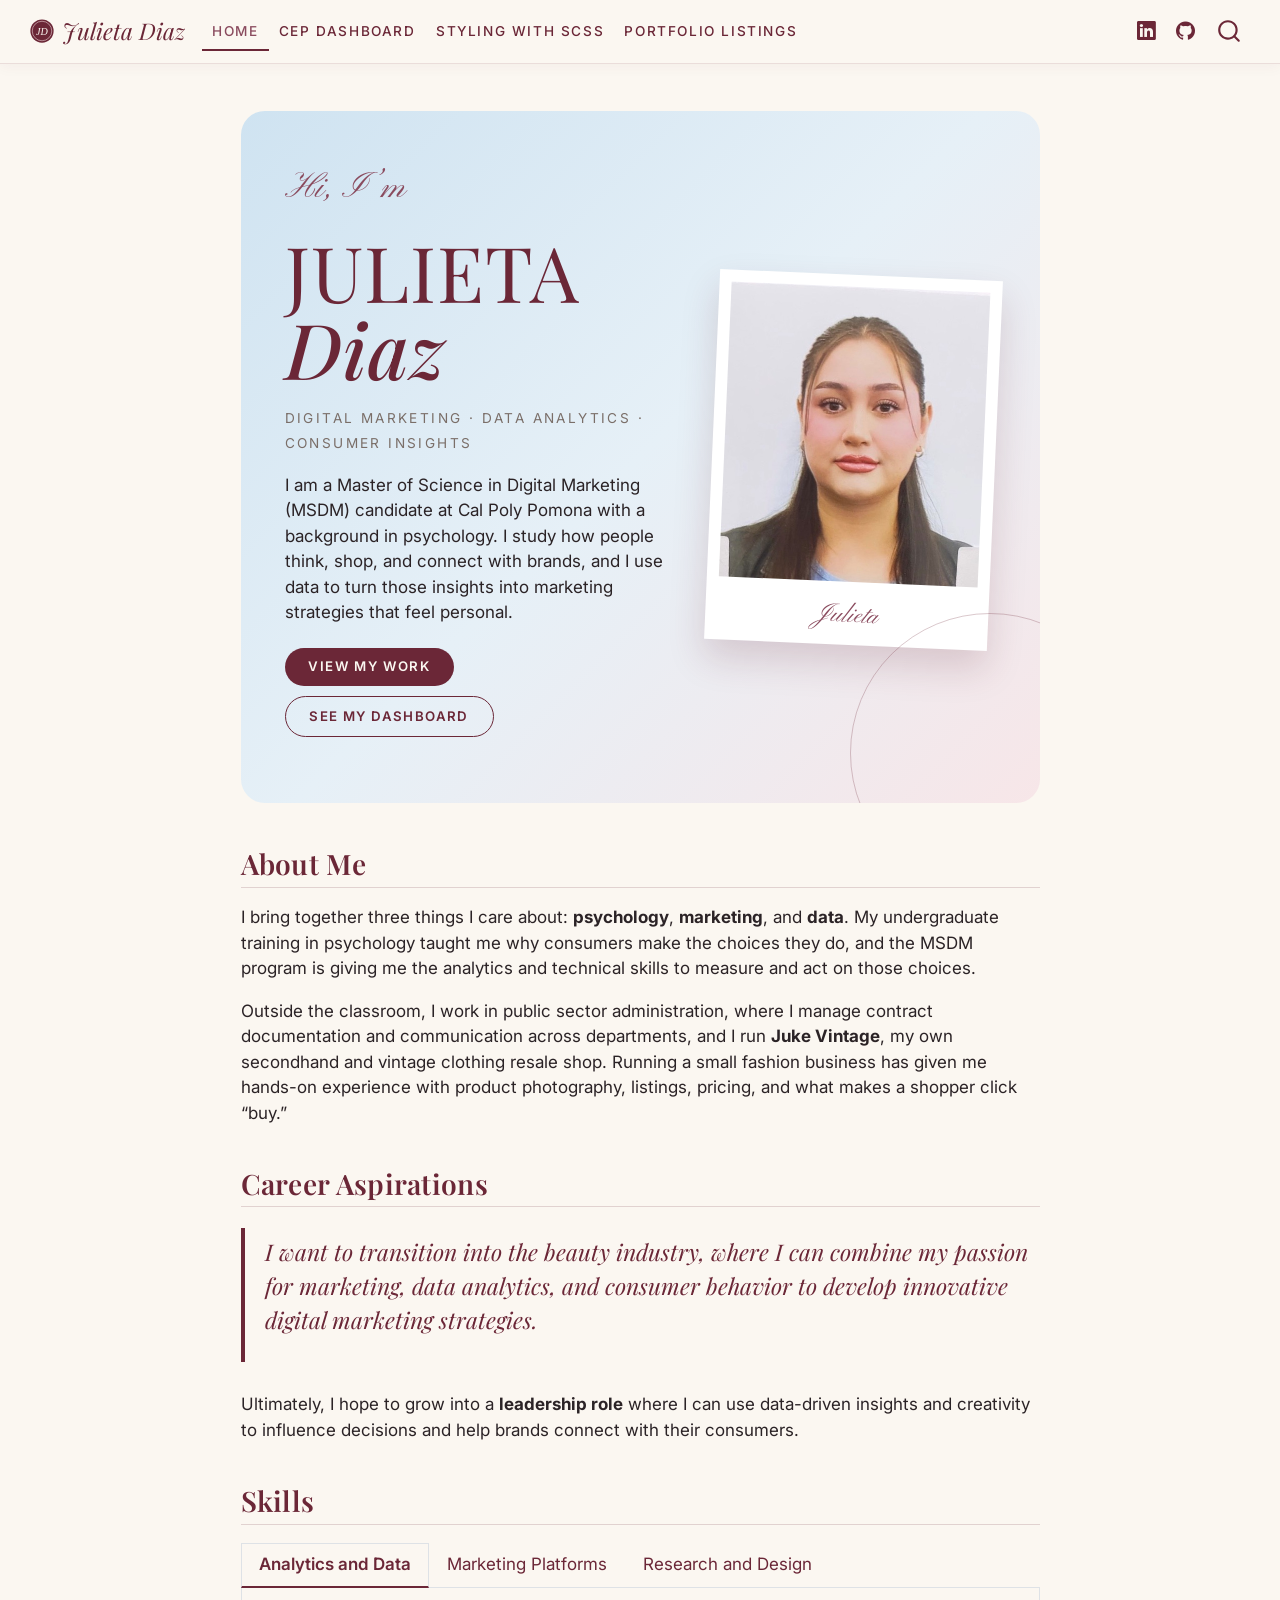
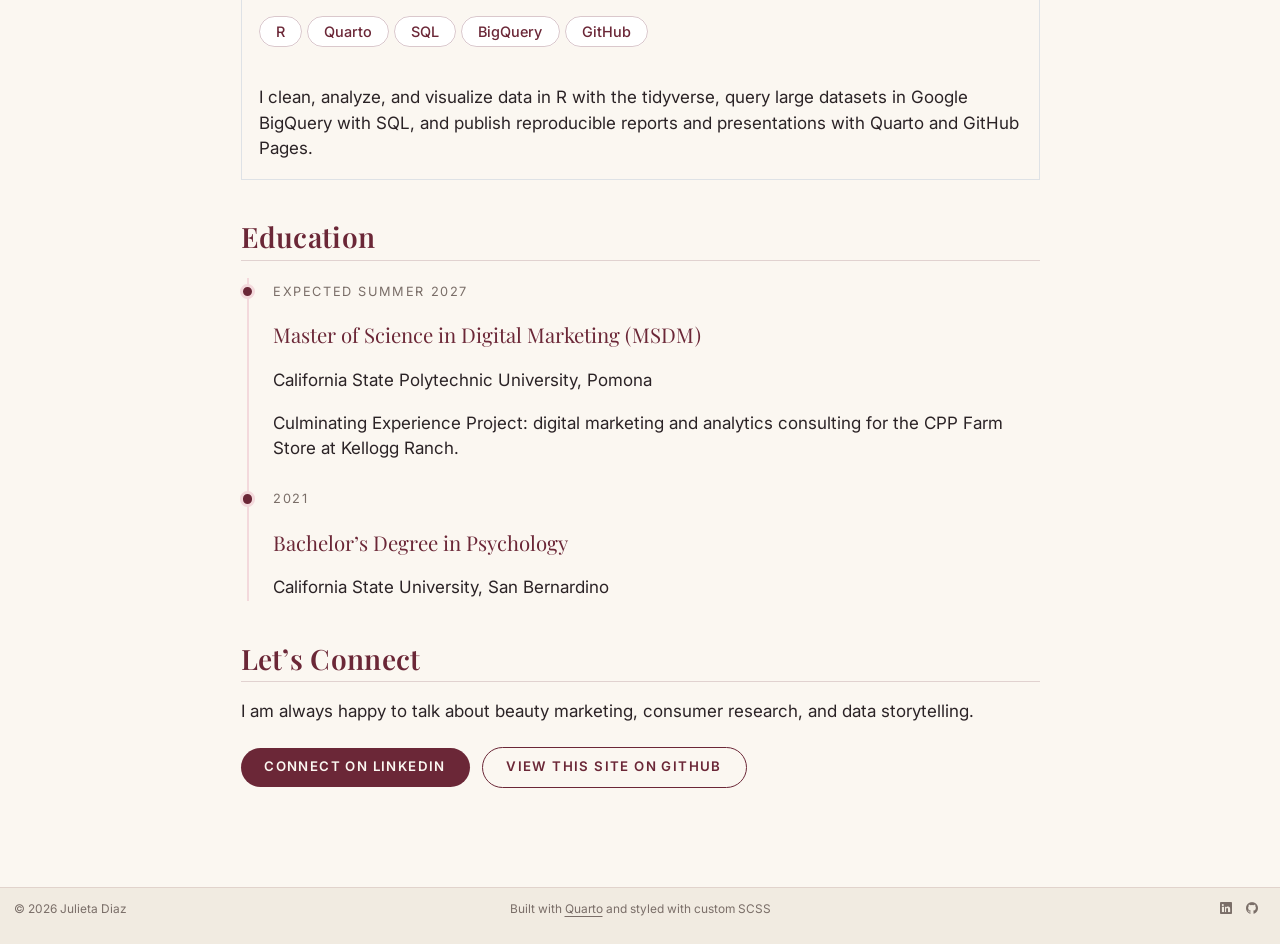
<file: docs/index.html>
<!DOCTYPE html>
<html xmlns="http://www.w3.org/1999/xhtml" lang="en" xml:lang="en"><head>

<meta charset="utf-8">
<meta name="generator" content="quarto-1.9.38">

<meta name="viewport" content="width=device-width, initial-scale=1.0, user-scalable=yes">


<title>Julieta Diaz | Digital Marketing and Consumer Insights – Julieta Diaz</title>
<style>
/* Default styles provided by pandoc.
** See https://pandoc.org/MANUAL.html#variables-for-html for config info.
*/
code{white-space: pre-wrap;}
span.smallcaps{font-variant: small-caps;}
div.columns{display: flex; gap: min(4vw, 1.5em);}
div.column{flex: auto; overflow-x: auto;}
div.hanging-indent{margin-left: 1.5em; text-indent: -1.5em;}
ul.task-list{list-style: none;}
ul.task-list li input[type="checkbox"] {
  width: 0.8em;
  margin: 0 0.8em 0.2em -1em; /* quarto-specific, see https://github.com/quarto-dev/quarto-cli/issues/4556 */ 
  vertical-align: middle;
}
</style>


<script src="site_libs/quarto-nav/quarto-nav.js"></script>
<script src="site_libs/quarto-nav/headroom.min.js"></script>
<script src="site_libs/clipboard/clipboard.min.js"></script>
<script src="site_libs/quarto-search/autocomplete.umd.js"></script>
<script src="site_libs/quarto-search/fuse.min.js"></script>
<script src="site_libs/quarto-search/quarto-search.js"></script>
<meta name="quarto:offset" content="./">
<link href="./images/favicon.svg" rel="icon" type="image/svg+xml">
<script src="site_libs/quarto-html/quarto.js" type="module"></script>
<script src="site_libs/quarto-html/tabsets/tabsets.js" type="module"></script>
<script src="site_libs/quarto-html/popper.min.js"></script>
<script src="site_libs/quarto-html/tippy.umd.min.js"></script>
<script src="site_libs/quarto-html/anchor.min.js"></script>
<link href="site_libs/quarto-html/tippy.css" rel="stylesheet">
<link href="site_libs/quarto-html/quarto-syntax-highlighting-15634bcf2e68342d4ad2dfa704d543f6.css" rel="stylesheet" id="quarto-text-highlighting-styles">
<script src="site_libs/bootstrap/bootstrap.min.js"></script>
<link href="site_libs/bootstrap/bootstrap-icons.css" rel="stylesheet">
<link href="site_libs/bootstrap/bootstrap-f4260e5e72341b985548fbbe915618ec.min.css" rel="stylesheet" append-hash="true" id="quarto-bootstrap" data-mode="light">
<script id="quarto-search-options" type="application/json">{
  "location": "navbar",
  "copy-button": false,
  "collapse-after": 3,
  "panel-placement": "end",
  "type": "overlay",
  "limit": 50,
  "keyboard-shortcut": [
    "f",
    "/",
    "s"
  ],
  "show-item-context": false,
  "language": {
    "search-no-results-text": "No results",
    "search-matching-documents-text": "matching documents",
    "search-copy-link-title": "Copy link to search",
    "search-hide-matches-text": "Hide additional matches",
    "search-more-match-text": "more match in this document",
    "search-more-matches-text": "more matches in this document",
    "search-clear-button-title": "Clear",
    "search-text-placeholder": "",
    "search-detached-cancel-button-title": "Cancel",
    "search-submit-button-title": "Submit",
    "search-label": "Search"
  }
}</script>
<style>html{ scroll-behavior: smooth; }</style>


<link rel="stylesheet" href="styles/extras.css">
</head>

<body class="nav-fixed fullcontent quarto-light">

<div id="quarto-search-results"></div>
  <header id="quarto-header" class="headroom fixed-top">
    <nav class="navbar navbar-expand-lg " data-bs-theme="dark">
      <div class="navbar-container container-fluid">
      <div class="navbar-brand-container mx-auto">
    <a href="./index.html" class="navbar-brand navbar-brand-logo">
    <img src="./images/favicon.svg" alt="" class="navbar-logo light-content">
    <img src="./images/favicon.svg" alt="" class="navbar-logo dark-content">
    </a>
    <a class="navbar-brand" href="./index.html">
    <span class="navbar-title">Julieta Diaz</span>
    </a>
  </div>
            <div id="quarto-search" class="" title="Search"></div>
          <button class="navbar-toggler" type="button" data-bs-toggle="collapse" data-bs-target="#navbarCollapse" aria-controls="navbarCollapse" role="menu" aria-expanded="false" aria-label="Toggle navigation" onclick="if (window.quartoToggleHeadroom) { window.quartoToggleHeadroom(); }">
  <span class="navbar-toggler-icon"></span>
</button>
          <div class="collapse navbar-collapse" id="navbarCollapse">
            <ul class="navbar-nav navbar-nav-scroll me-auto">
  <li class="nav-item">
    <a class="nav-link active" href="./index.html" aria-current="page"> 
<span class="menu-text">Home</span></a>
  </li>  
  <li class="nav-item">
    <a class="nav-link" href="./cep-dashboard.html"> 
<span class="menu-text">CEP Dashboard</span></a>
  </li>  
  <li class="nav-item">
    <a class="nav-link" href="./css-scss.html"> 
<span class="menu-text">Styling with SCSS</span></a>
  </li>  
  <li class="nav-item">
    <a class="nav-link" href="./listings.html"> 
<span class="menu-text">Portfolio Listings</span></a>
  </li>  
</ul>
            <ul class="navbar-nav navbar-nav-scroll ms-auto">
  <li class="nav-item compact">
    <a class="nav-link" href="https://www.linkedin.com/in/julieta-diaz-91538b1b8"> <i class="bi bi-linkedin" role="img" aria-label="LinkedIn">
</i> 
<span class="menu-text"></span></a>
  </li>  
  <li class="nav-item compact">
    <a class="nav-link" href="https://github.com/jukedz/msdm-portfolio"> <i class="bi bi-github" role="img" aria-label="GitHub">
</i> 
<span class="menu-text"></span></a>
  </li>  
</ul>
          </div> <!-- /navcollapse -->
            <div class="quarto-navbar-tools">
</div>
      </div> <!-- /container-fluid -->
    </nav>
</header>
<!-- content -->
<div id="quarto-content" class="quarto-container page-columns page-rows-contents page-layout-article page-navbar">
<!-- sidebar -->
<!-- margin-sidebar -->
    
<!-- main -->
<main class="content" id="quarto-document-content"><header id="title-block-header" class="quarto-title-block"></header>




<div class="hero">
<div class="hero-text">
<p><span class="eyebrow">Hi, I’m</span></p>
<p><span class="hero-name">Julieta <em>Diaz</em></span></p>
<p><span class="hero-tagline">Digital Marketing · Data Analytics · Consumer Insights</span></p>
<p>I am a Master of Science in Digital Marketing (MSDM) candidate at Cal Poly Pomona with a background in psychology. I study how people think, shop, and connect with brands, and I use data to turn those insights into marketing strategies that feel personal.</p>
<p><a href="./listings.html" class="btn-pill">View my work</a> <a href="./cep-dashboard.html" class="btn-pill outline">See my dashboard</a></p>
</div>
<div class="polaroid">
<p><img src="images/julieta-headshot.jpg" class="img-fluid" alt="Headshot of Julieta Diaz"></p>
<p><span class="caption">Julieta</span></p>
</div>
</div>
<section id="about-me" class="level2">
<h2 class="anchored" data-anchor-id="about-me">About Me</h2>
<p>I bring together three things I care about: <strong>psychology</strong>, <strong>marketing</strong>, and <strong>data</strong>. My undergraduate training in psychology taught me why consumers make the choices they do, and the MSDM program is giving me the analytics and technical skills to measure and act on those choices.</p>
<p>Outside the classroom, I work in public sector administration, where I manage contract documentation and communication across departments, and I run <strong>Juke Vintage</strong>, my own secondhand and vintage clothing resale shop. Running a small fashion business has given me hands-on experience with product photography, listings, pricing, and what makes a shopper click “buy.”</p>
</section>
<section id="career-aspirations" class="level2">
<h2 class="anchored" data-anchor-id="career-aspirations">Career Aspirations</h2>
<div class="pull-quote">
<p>I want to transition into the beauty industry, where I can combine my passion for marketing, data analytics, and consumer behavior to develop innovative digital marketing strategies.</p>
</div>
<p>Ultimately, I hope to grow into a <strong>leadership role</strong> where I can use data-driven insights and creativity to influence decisions and help brands connect with their consumers.</p>
</section>
<section id="skills" class="level2">
<h2 class="anchored" data-anchor-id="skills">Skills</h2>
<div class="tabset-margin-container"></div><div class="panel-tabset">
<ul class="nav nav-tabs" role="tablist"><li class="nav-item" role="presentation"><a class="nav-link active" id="tabset-1-1-tab" data-bs-toggle="tab" data-bs-target="#tabset-1-1" role="tab" aria-controls="tabset-1-1" aria-selected="true" href="">Analytics and Data</a></li><li class="nav-item" role="presentation"><a class="nav-link" id="tabset-1-2-tab" data-bs-toggle="tab" data-bs-target="#tabset-1-2" role="tab" aria-controls="tabset-1-2" aria-selected="false" href="">Marketing Platforms</a></li><li class="nav-item" role="presentation"><a class="nav-link" id="tabset-1-3-tab" data-bs-toggle="tab" data-bs-target="#tabset-1-3" role="tab" aria-controls="tabset-1-3" aria-selected="false" href="">Research and Design</a></li></ul>
<div class="tab-content">
<div id="tabset-1-1" class="tab-pane active" role="tabpanel" aria-labelledby="tabset-1-1-tab">
<div class="pill-wrap">
<p><span class="pill">R</span> <span class="pill">Quarto</span> <span class="pill">SQL</span> <span class="pill">BigQuery</span> <span class="pill">GitHub</span></p>
</div>
<p>I clean, analyze, and visualize data in R with the tidyverse, query large datasets in Google BigQuery with SQL, and publish reproducible reports and presentations with Quarto and GitHub Pages.</p>
</div>
<div id="tabset-1-2" class="tab-pane" role="tabpanel" aria-labelledby="tabset-1-2-tab">
<div class="pill-wrap">
<p><span class="pill">GA4</span> <span class="pill">Google Ads</span> <span class="pill">Shopify</span></p>
</div>
<p>I have set up and analyzed Google Analytics 4, completed Google Shopping Ads coursework, and built and tested an e-commerce storefront in Shopify.</p>
</div>
<div id="tabset-1-3" class="tab-pane" role="tabpanel" aria-labelledby="tabset-1-3-tab">
<div class="pill-wrap">
<p><span class="pill">Qualtrics</span> <span class="pill">Canva</span></p>
</div>
<p>I design surveys and experiments in Qualtrics, including randomized ad conditions, and create brand and presentation visuals in Canva.</p>
</div>
</div>
</div>
</section>
<section id="education" class="level2">
<h2 class="anchored" data-anchor-id="education">Education</h2>
<div class="timeline">
<div class="timeline-item">
<p><span class="when">Expected Summer 2027</span></p>
<p><span class="what">Master of Science in Digital Marketing (MSDM)</span></p>
<p>California State Polytechnic University, Pomona</p>
<p>Culminating Experience Project: digital marketing and analytics consulting for the CPP Farm Store at Kellogg Ranch.</p>
</div>
<div class="timeline-item">
<p><span class="when">2021</span></p>
<p><span class="what">Bachelor’s Degree in Psychology</span></p>
<p>California State University, San Bernardino</p>
</div>
</div>
</section>
<section id="lets-connect" class="level2">
<h2 class="anchored" data-anchor-id="lets-connect">Let’s Connect</h2>
<p>I am always happy to talk about beauty marketing, consumer research, and data storytelling.</p>
<p><a href="https://www.linkedin.com/in/julieta-diaz-91538b1b8" class="btn-pill">Connect on LinkedIn</a> <a href="https://github.com/jukedz/msdm-portfolio" class="btn-pill outline">View this site on GitHub</a></p>


</section>

<a onclick="window.scrollTo(0, 0); return false;" role="button" id="quarto-back-to-top"><i class="bi bi-arrow-up"></i> Back to top</a></main> <!-- /main -->
<script id="quarto-html-after-body" type="application/javascript">
  window.document.addEventListener("DOMContentLoaded", function (event) {
    const icon = "";
    const anchorJS = new window.AnchorJS();
    anchorJS.options = {
      placement: 'right',
      icon: icon
    };
    anchorJS.add('.anchored');
    const isCodeAnnotation = (el) => {
      for (const clz of el.classList) {
        if (clz.startsWith('code-annotation-')) {                     
          return true;
        }
      }
      return false;
    }
    const onCopySuccess = function(e) {
      // button target
      const button = e.trigger;
      // don't keep focus
      button.blur();
      // flash "checked"
      button.classList.add('code-copy-button-checked');
      var currentTitle = button.getAttribute("title");
      button.setAttribute("title", "Copied!");
      let tooltip;
      if (window.bootstrap) {
        button.setAttribute("data-bs-toggle", "tooltip");
        button.setAttribute("data-bs-placement", "left");
        button.setAttribute("data-bs-title", "Copied!");
        tooltip = new bootstrap.Tooltip(button, 
          { trigger: "manual", 
            customClass: "code-copy-button-tooltip",
            offset: [0, -8]});
        tooltip.show();    
      }
      setTimeout(function() {
        if (tooltip) {
          tooltip.hide();
          button.removeAttribute("data-bs-title");
          button.removeAttribute("data-bs-toggle");
          button.removeAttribute("data-bs-placement");
        }
        button.setAttribute("title", currentTitle);
        button.classList.remove('code-copy-button-checked');
      }, 1000);
      // clear code selection
      e.clearSelection();
    }
    const getTextToCopy = function(trigger) {
      const outerScaffold = trigger.parentElement.cloneNode(true);
      const codeEl = outerScaffold.querySelector('code');
      for (const childEl of codeEl.children) {
        if (isCodeAnnotation(childEl)) {
          childEl.remove();
        }
      }
      return codeEl.innerText;
    }
    const clipboard = new window.ClipboardJS('.code-copy-button:not([data-in-quarto-modal])', {
      text: getTextToCopy
    });
    clipboard.on('success', onCopySuccess);
    if (window.document.getElementById('quarto-embedded-source-code-modal')) {
      const clipboardModal = new window.ClipboardJS('.code-copy-button[data-in-quarto-modal]', {
        text: getTextToCopy,
        container: window.document.getElementById('quarto-embedded-source-code-modal')
      });
      clipboardModal.on('success', onCopySuccess);
    }
      var localhostRegex = new RegExp(/^(?:http|https):\/\/localhost\:?[0-9]*\//);
      var mailtoRegex = new RegExp(/^mailto:/);
        var filterRegex = new RegExp("https:\/\/jukedz\.github\.io\/msdm-portfolio\/");
      var isInternal = (href) => {
          return filterRegex.test(href) || localhostRegex.test(href) || mailtoRegex.test(href);
      }
      // Inspect non-navigation links and adorn them if external
     var links = window.document.querySelectorAll('a[href]:not(.nav-link):not(.navbar-brand):not(.toc-action):not(.sidebar-link):not(.sidebar-item-toggle):not(.pagination-link):not(.no-external):not([aria-hidden]):not(.dropdown-item):not(.quarto-navigation-tool):not(.about-link)');
      for (var i=0; i<links.length; i++) {
        const link = links[i];
        if (!isInternal(link.href)) {
          // undo the damage that might have been done by quarto-nav.js in the case of
          // links that we want to consider external
          if (link.dataset.originalHref !== undefined) {
            link.href = link.dataset.originalHref;
          }
            // target, if specified
            link.setAttribute("target", "_blank");
            if (link.getAttribute("rel") === null) {
              link.setAttribute("rel", "noopener");
            }
        }
      }
    function tippyHover(el, contentFn, onTriggerFn, onUntriggerFn) {
      const config = {
        allowHTML: true,
        maxWidth: 500,
        delay: 100,
        arrow: false,
        appendTo: function(el) {
            return el.parentElement;
        },
        interactive: true,
        interactiveBorder: 10,
        theme: 'quarto',
        placement: 'bottom-start',
      };
      if (contentFn) {
        config.content = contentFn;
      }
      if (onTriggerFn) {
        config.onTrigger = onTriggerFn;
      }
      if (onUntriggerFn) {
        config.onUntrigger = onUntriggerFn;
      }
      window.tippy(el, config); 
    }
    const noterefs = window.document.querySelectorAll('a[role="doc-noteref"]');
    for (var i=0; i<noterefs.length; i++) {
      const ref = noterefs[i];
      tippyHover(ref, function() {
        // use id or data attribute instead here
        let href = ref.getAttribute('data-footnote-href') || ref.getAttribute('href');
        try { href = new URL(href).hash; } catch {}
        const id = href.replace(/^#\/?/, "");
        const note = window.document.getElementById(id);
        if (note) {
          return note.innerHTML;
        } else {
          return "";
        }
      });
    }
    const xrefs = window.document.querySelectorAll('a.quarto-xref');
    const processXRef = (id, note) => {
      // Strip column container classes
      const stripColumnClz = (el) => {
        el.classList.remove("page-full", "page-columns");
        if (el.children) {
          for (const child of el.children) {
            stripColumnClz(child);
          }
        }
      }
      stripColumnClz(note)
      if (id === null || id.startsWith('sec-')) {
        // Special case sections, only their first couple elements
        const container = document.createElement("div");
        if (note.children && note.children.length > 2) {
          container.appendChild(note.children[0].cloneNode(true));
          for (let i = 1; i < note.children.length; i++) {
            const child = note.children[i];
            if (child.tagName === "P" && child.innerText === "") {
              continue;
            } else {
              container.appendChild(child.cloneNode(true));
              break;
            }
          }
          if (window.Quarto?.typesetMath) {
            window.Quarto.typesetMath(container);
          }
          return container.innerHTML
        } else {
          if (window.Quarto?.typesetMath) {
            window.Quarto.typesetMath(note);
          }
          return note.innerHTML;
        }
      } else {
        // Remove any anchor links if they are present
        const anchorLink = note.querySelector('a.anchorjs-link');
        if (anchorLink) {
          anchorLink.remove();
        }
        if (window.Quarto?.typesetMath) {
          window.Quarto.typesetMath(note);
        }
        if (note.classList.contains("callout")) {
          return note.outerHTML;
        } else {
          return note.innerHTML;
        }
      }
    }
    for (var i=0; i<xrefs.length; i++) {
      const xref = xrefs[i];
      tippyHover(xref, undefined, function(instance) {
        instance.disable();
        let url = xref.getAttribute('href');
        let hash = undefined; 
        if (url.startsWith('#')) {
          hash = url;
        } else {
          try { hash = new URL(url).hash; } catch {}
        }
        if (hash) {
          const id = hash.replace(/^#\/?/, "");
          const note = window.document.getElementById(id);
          if (note !== null) {
            try {
              const html = processXRef(id, note.cloneNode(true));
              instance.setContent(html);
            } finally {
              instance.enable();
              instance.show();
            }
          } else {
            // See if we can fetch this
            fetch(url.split('#')[0])
            .then(res => res.text())
            .then(html => {
              const parser = new DOMParser();
              const htmlDoc = parser.parseFromString(html, "text/html");
              const note = htmlDoc.getElementById(id);
              if (note !== null) {
                const html = processXRef(id, note);
                instance.setContent(html);
              } 
            }).finally(() => {
              instance.enable();
              instance.show();
            });
          }
        } else {
          // See if we can fetch a full url (with no hash to target)
          // This is a special case and we should probably do some content thinning / targeting
          fetch(url)
          .then(res => res.text())
          .then(html => {
            const parser = new DOMParser();
            const htmlDoc = parser.parseFromString(html, "text/html");
            const note = htmlDoc.querySelector('main.content');
            if (note !== null) {
              // This should only happen for chapter cross references
              // (since there is no id in the URL)
              // remove the first header
              if (note.children.length > 0 && note.children[0].tagName === "HEADER") {
                note.children[0].remove();
              }
              const html = processXRef(null, note);
              instance.setContent(html);
            } 
          }).finally(() => {
            instance.enable();
            instance.show();
          });
        }
      }, function(instance) {
      });
    }
        let selectedAnnoteEl;
        const selectorForAnnotation = ( cell, annotation) => {
          let cellAttr = 'data-code-cell="' + cell + '"';
          let lineAttr = 'data-code-annotation="' +  annotation + '"';
          const selector = 'span[' + cellAttr + '][' + lineAttr + ']';
          return selector;
        }
        const selectCodeLines = (annoteEl) => {
          const doc = window.document;
          const targetCell = annoteEl.getAttribute("data-target-cell");
          const targetAnnotation = annoteEl.getAttribute("data-target-annotation");
          const annoteSpan = window.document.querySelector(selectorForAnnotation(targetCell, targetAnnotation));
          const lines = annoteSpan.getAttribute("data-code-lines").split(",");
          const lineIds = lines.map((line) => {
            return targetCell + "-" + line;
          })
          let top = null;
          let height = null;
          let parent = null;
          if (lineIds.length > 0) {
              //compute the position of the single el (top and bottom and make a div)
              const el = window.document.getElementById(lineIds[0]);
              top = el.offsetTop;
              height = el.offsetHeight;
              parent = el.parentElement.parentElement;
            if (lineIds.length > 1) {
              const lastEl = window.document.getElementById(lineIds[lineIds.length - 1]);
              const bottom = lastEl.offsetTop + lastEl.offsetHeight;
              height = bottom - top;
            }
            if (top !== null && height !== null && parent !== null) {
              // cook up a div (if necessary) and position it 
              let div = window.document.getElementById("code-annotation-line-highlight");
              if (div === null) {
                div = window.document.createElement("div");
                div.setAttribute("id", "code-annotation-line-highlight");
                div.style.position = 'absolute';
                parent.appendChild(div);
              }
              div.style.top = top - 2 + "px";
              div.style.height = height + 4 + "px";
              div.style.left = 0;
              let gutterDiv = window.document.getElementById("code-annotation-line-highlight-gutter");
              if (gutterDiv === null) {
                gutterDiv = window.document.createElement("div");
                gutterDiv.setAttribute("id", "code-annotation-line-highlight-gutter");
                gutterDiv.style.position = 'absolute';
                const codeCell = window.document.getElementById(targetCell);
                const gutter = codeCell.querySelector('.code-annotation-gutter');
                gutter.appendChild(gutterDiv);
              }
              gutterDiv.style.top = top - 2 + "px";
              gutterDiv.style.height = height + 4 + "px";
            }
            selectedAnnoteEl = annoteEl;
          }
        };
        const unselectCodeLines = () => {
          const elementsIds = ["code-annotation-line-highlight", "code-annotation-line-highlight-gutter"];
          elementsIds.forEach((elId) => {
            const div = window.document.getElementById(elId);
            if (div) {
              div.remove();
            }
          });
          selectedAnnoteEl = undefined;
        };
          // Handle positioning of the toggle
      window.addEventListener(
        "resize",
        throttle(() => {
          elRect = undefined;
          if (selectedAnnoteEl) {
            selectCodeLines(selectedAnnoteEl);
          }
        }, 10)
      );
      function throttle(fn, ms) {
      let throttle = false;
      let timer;
        return (...args) => {
          if(!throttle) { // first call gets through
              fn.apply(this, args);
              throttle = true;
          } else { // all the others get throttled
              if(timer) clearTimeout(timer); // cancel #2
              timer = setTimeout(() => {
                fn.apply(this, args);
                timer = throttle = false;
              }, ms);
          }
        };
      }
        // Attach click handler to the DT
        const annoteDls = window.document.querySelectorAll('dt[data-target-cell]');
        for (const annoteDlNode of annoteDls) {
          annoteDlNode.addEventListener('click', (event) => {
            const clickedEl = event.target;
            if (clickedEl !== selectedAnnoteEl) {
              unselectCodeLines();
              const activeEl = window.document.querySelector('dt[data-target-cell].code-annotation-active');
              if (activeEl) {
                activeEl.classList.remove('code-annotation-active');
              }
              selectCodeLines(clickedEl);
              clickedEl.classList.add('code-annotation-active');
            } else {
              // Unselect the line
              unselectCodeLines();
              clickedEl.classList.remove('code-annotation-active');
            }
          });
        }
    const findCites = (el) => {
      const parentEl = el.parentElement;
      if (parentEl) {
        const cites = parentEl.dataset.cites;
        if (cites) {
          return {
            el,
            cites: cites.split(' ')
          };
        } else {
          return findCites(el.parentElement)
        }
      } else {
        return undefined;
      }
    };
    var bibliorefs = window.document.querySelectorAll('a[role="doc-biblioref"]');
    for (var i=0; i<bibliorefs.length; i++) {
      const ref = bibliorefs[i];
      const citeInfo = findCites(ref);
      if (citeInfo) {
        tippyHover(citeInfo.el, function() {
          var popup = window.document.createElement('div');
          citeInfo.cites.forEach(function(cite) {
            var citeDiv = window.document.createElement('div');
            citeDiv.classList.add('hanging-indent');
            citeDiv.classList.add('csl-entry');
            var biblioDiv = window.document.getElementById('ref-' + cite);
            if (biblioDiv) {
              citeDiv.innerHTML = biblioDiv.innerHTML;
            }
            popup.appendChild(citeDiv);
          });
          return popup.innerHTML;
        });
      }
    }
  });
  </script>
</div> <!-- /content -->
<footer class="footer">
  <div class="nav-footer">
    <div class="nav-footer-left">
<p>© 2026 Julieta Diaz</p>
</div>   
    <div class="nav-footer-center">
<p>Built with <a href="https://quarto.org">Quarto</a> and styled with custom SCSS</p>
</div>
    <div class="nav-footer-right">
      <ul class="footer-items list-unstyled">
    <li class="nav-item compact">
    <a class="nav-link" href="https://www.linkedin.com/in/julieta-diaz-91538b1b8">
      <i class="bi bi-linkedin" role="img">
</i> 
    </a>
  </li>  
    <li class="nav-item compact">
    <a class="nav-link" href="https://github.com/jukedz/msdm-portfolio">
      <i class="bi bi-github" role="img">
</i> 
    </a>
  </li>  
</ul>
    </div>
  </div>
</footer>




<script src="site_libs/quarto-html/zenscroll-min.js"></script>
</body></html>
</file>
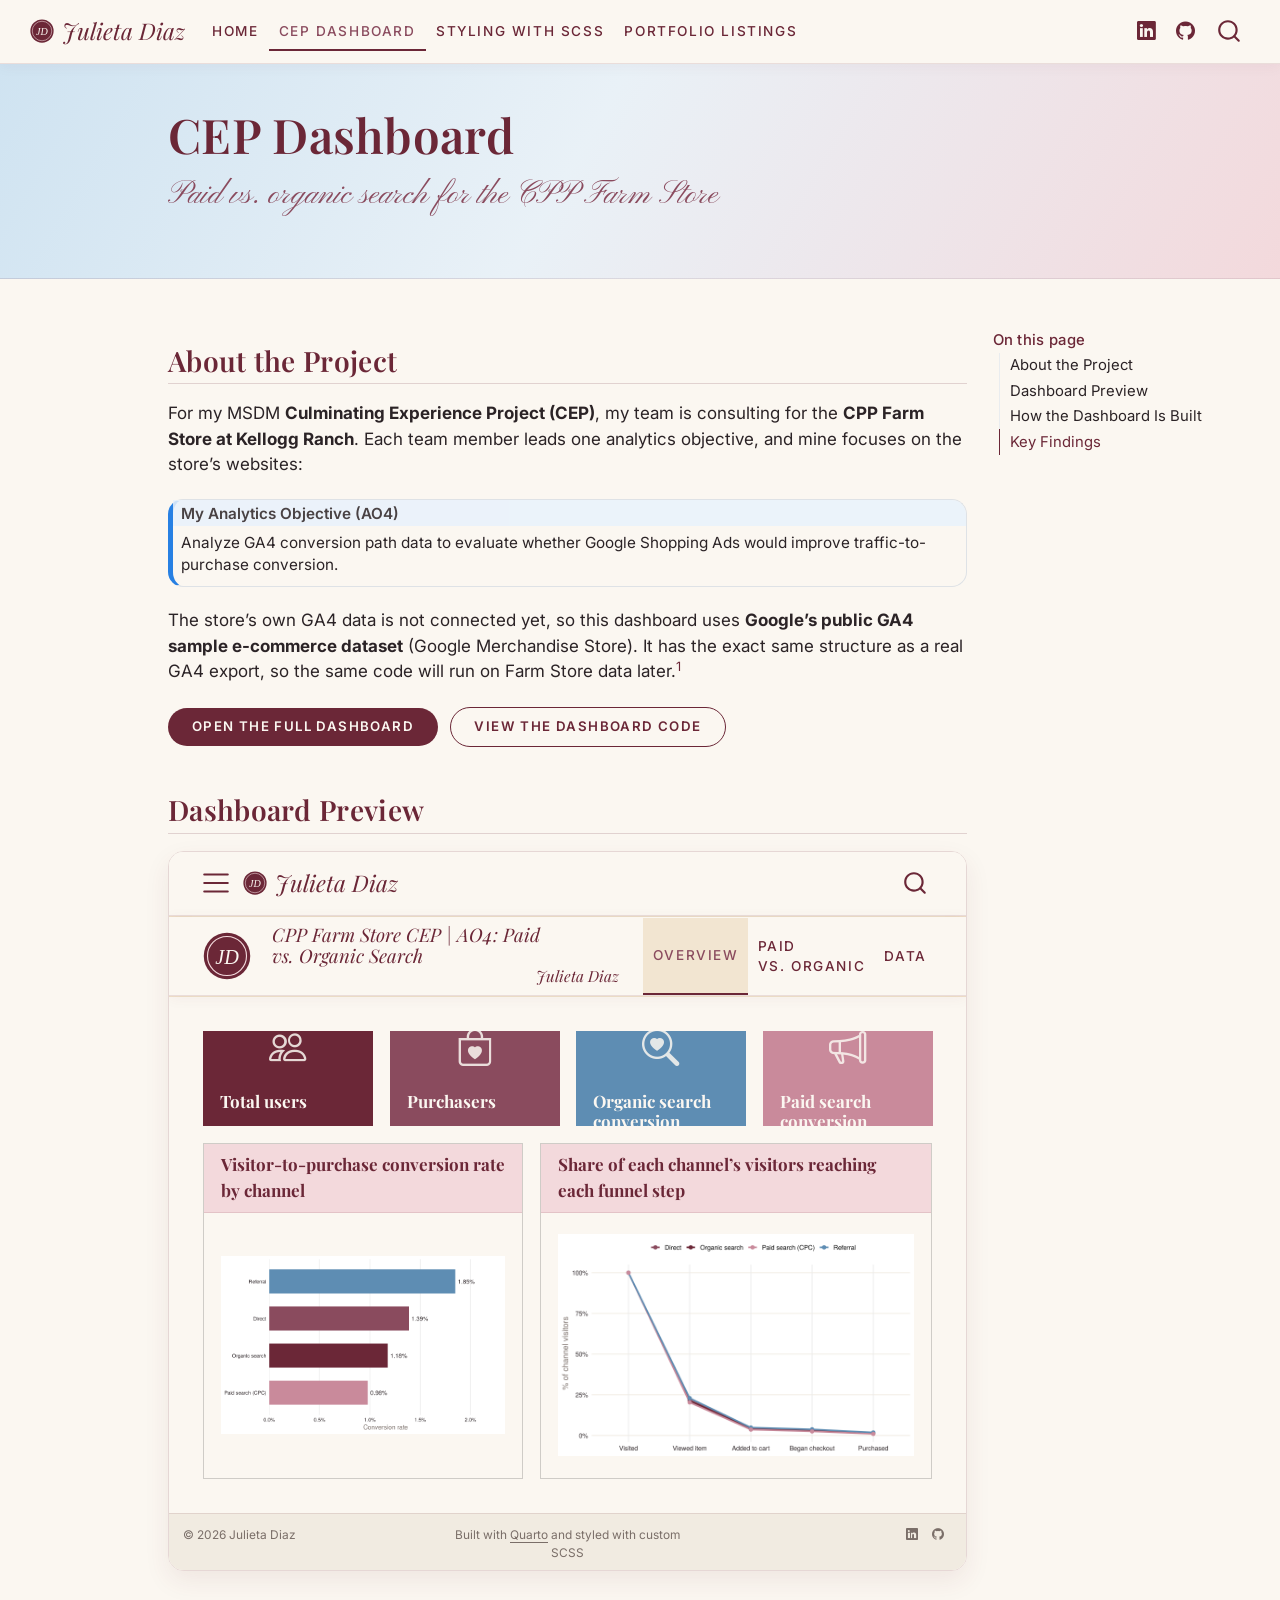
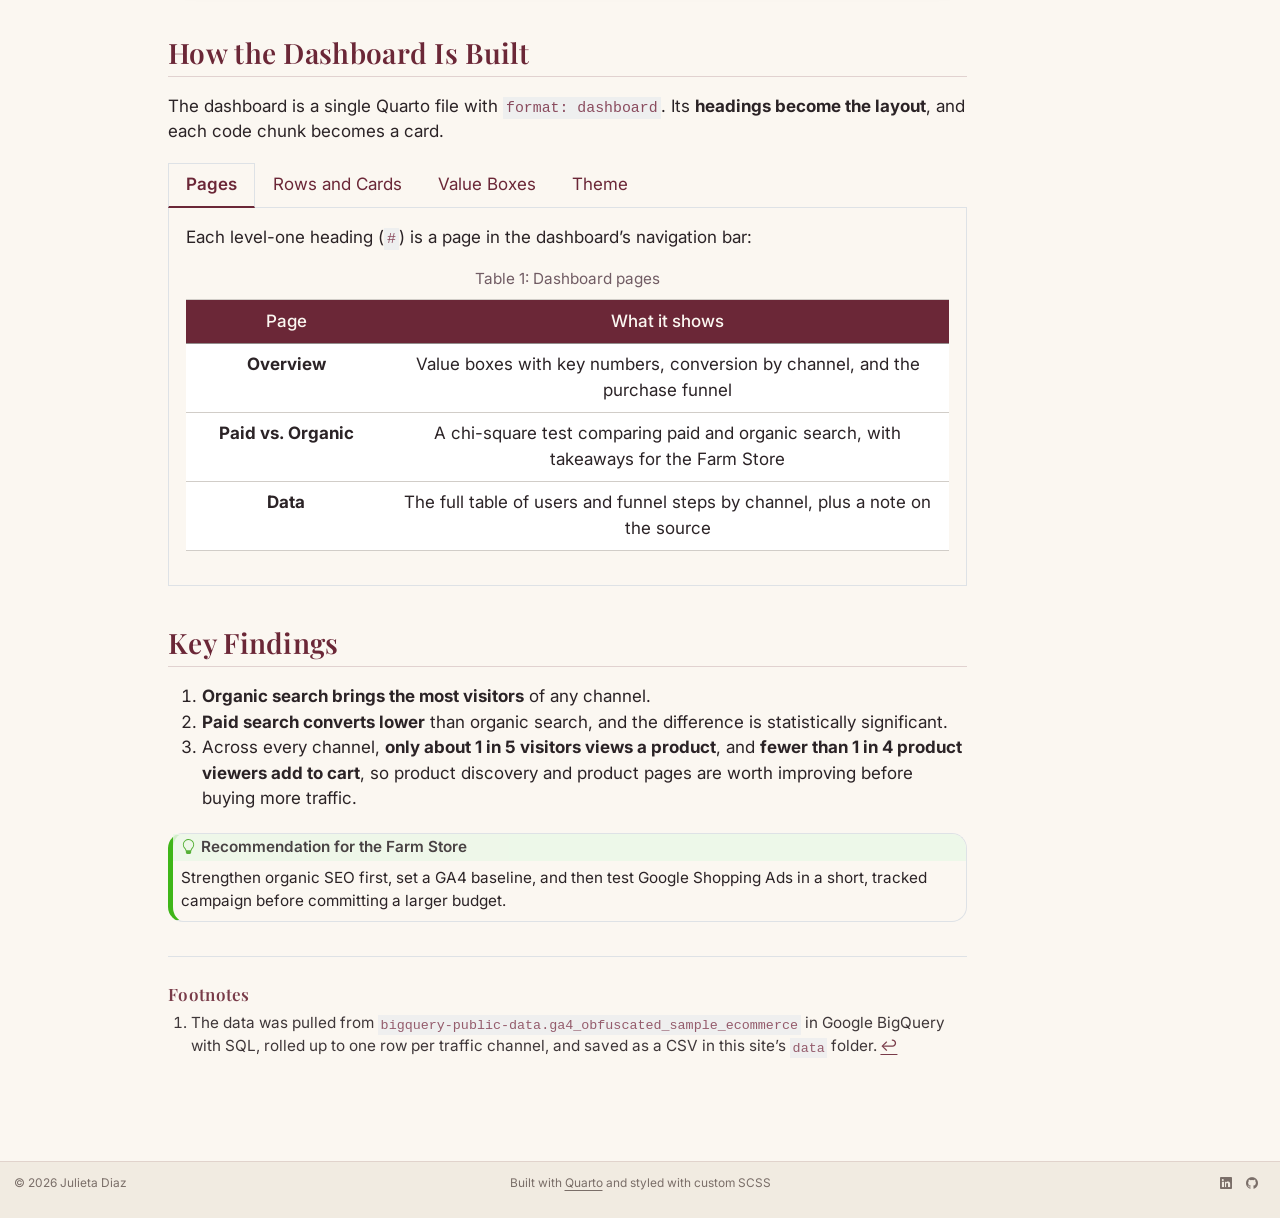
<file: docs/cep-dashboard.html>
<!DOCTYPE html>
<html xmlns="http://www.w3.org/1999/xhtml" lang="en" xml:lang="en"><head>

<meta charset="utf-8">
<meta name="generator" content="quarto-1.9.38">

<meta name="viewport" content="width=device-width, initial-scale=1.0, user-scalable=yes">


<title>CEP Dashboard – Julieta Diaz</title>
<style>
/* Default styles provided by pandoc.
** See https://pandoc.org/MANUAL.html#variables-for-html for config info.
*/
code{white-space: pre-wrap;}
span.smallcaps{font-variant: small-caps;}
div.columns{display: flex; gap: min(4vw, 1.5em);}
div.column{flex: auto; overflow-x: auto;}
div.hanging-indent{margin-left: 1.5em; text-indent: -1.5em;}
ul.task-list{list-style: none;}
ul.task-list li input[type="checkbox"] {
  width: 0.8em;
  margin: 0 0.8em 0.2em -1em; /* quarto-specific, see https://github.com/quarto-dev/quarto-cli/issues/4556 */ 
  vertical-align: middle;
}
/* CSS for syntax highlighting */
html { -webkit-text-size-adjust: 100%; }
pre > code.sourceCode { white-space: pre; position: relative; }
pre > code.sourceCode > span { display: inline-block; line-height: 1.25; }
pre > code.sourceCode > span:empty { height: 1.2em; }
.sourceCode { overflow: visible; }
code.sourceCode > span { color: inherit; text-decoration: inherit; }
div.sourceCode { margin: 1em 0; }
pre.sourceCode { margin: 0; }
@media screen {
div.sourceCode { overflow: auto; }
}
@media print {
pre > code.sourceCode { white-space: pre-wrap; }
pre > code.sourceCode > span { text-indent: -5em; padding-left: 5em; }
}
pre.numberSource code
  { counter-reset: source-line 0; }
pre.numberSource code > span
  { position: relative; left: -4em; counter-increment: source-line; }
pre.numberSource code > span > a:first-child::before
  { content: counter(source-line);
    position: relative; left: -1em; text-align: right; vertical-align: baseline;
    border: none; display: inline-block;
    -webkit-touch-callout: none; -webkit-user-select: none;
    -khtml-user-select: none; -moz-user-select: none;
    -ms-user-select: none; user-select: none;
    padding: 0 4px; width: 4em;
  }
pre.numberSource { margin-left: 3em;  padding-left: 4px; }
div.sourceCode
  {   }
@media screen {
pre > code.sourceCode > span > a:first-child::before { text-decoration: underline; }
}
</style>


<script src="site_libs/quarto-nav/quarto-nav.js"></script>
<script src="site_libs/quarto-nav/headroom.min.js"></script>
<script src="site_libs/clipboard/clipboard.min.js"></script>
<script src="site_libs/quarto-search/autocomplete.umd.js"></script>
<script src="site_libs/quarto-search/fuse.min.js"></script>
<script src="site_libs/quarto-search/quarto-search.js"></script>
<meta name="quarto:offset" content="./">
<link href="./images/favicon.svg" rel="icon" type="image/svg+xml">
<script src="site_libs/quarto-html/quarto.js" type="module"></script>
<script src="site_libs/quarto-html/tabsets/tabsets.js" type="module"></script>
<script src="site_libs/quarto-html/popper.min.js"></script>
<script src="site_libs/quarto-html/tippy.umd.min.js"></script>
<script src="site_libs/quarto-html/anchor.min.js"></script>
<link href="site_libs/quarto-html/tippy.css" rel="stylesheet">
<link href="site_libs/quarto-html/quarto-syntax-highlighting-15634bcf2e68342d4ad2dfa704d543f6.css" rel="stylesheet" id="quarto-text-highlighting-styles">
<script src="site_libs/bootstrap/bootstrap.min.js"></script>
<link href="site_libs/bootstrap/bootstrap-icons.css" rel="stylesheet">
<link href="site_libs/bootstrap/bootstrap-f4260e5e72341b985548fbbe915618ec.min.css" rel="stylesheet" append-hash="true" id="quarto-bootstrap" data-mode="light">
<script id="quarto-search-options" type="application/json">{
  "location": "navbar",
  "copy-button": false,
  "collapse-after": 3,
  "panel-placement": "end",
  "type": "overlay",
  "limit": 50,
  "keyboard-shortcut": [
    "f",
    "/",
    "s"
  ],
  "show-item-context": false,
  "language": {
    "search-no-results-text": "No results",
    "search-matching-documents-text": "matching documents",
    "search-copy-link-title": "Copy link to search",
    "search-hide-matches-text": "Hide additional matches",
    "search-more-match-text": "more match in this document",
    "search-more-matches-text": "more matches in this document",
    "search-clear-button-title": "Clear",
    "search-text-placeholder": "",
    "search-detached-cancel-button-title": "Cancel",
    "search-submit-button-title": "Submit",
    "search-label": "Search"
  }
}</script>
<style>html{ scroll-behavior: smooth; }</style>


<link rel="stylesheet" href="styles/extras.css">
</head>

<body class="nav-fixed quarto-light">

<div id="quarto-search-results"></div>
  <header id="quarto-header" class="headroom fixed-top quarto-banner">
    <nav class="navbar navbar-expand-lg " data-bs-theme="dark">
      <div class="navbar-container container-fluid">
      <div class="navbar-brand-container mx-auto">
    <a href="./index.html" class="navbar-brand navbar-brand-logo">
    <img src="./images/favicon.svg" alt="" class="navbar-logo light-content">
    <img src="./images/favicon.svg" alt="" class="navbar-logo dark-content">
    </a>
    <a class="navbar-brand" href="./index.html">
    <span class="navbar-title">Julieta Diaz</span>
    </a>
  </div>
            <div id="quarto-search" class="" title="Search"></div>
          <button class="navbar-toggler" type="button" data-bs-toggle="collapse" data-bs-target="#navbarCollapse" aria-controls="navbarCollapse" role="menu" aria-expanded="false" aria-label="Toggle navigation" onclick="if (window.quartoToggleHeadroom) { window.quartoToggleHeadroom(); }">
  <span class="navbar-toggler-icon"></span>
</button>
          <div class="collapse navbar-collapse" id="navbarCollapse">
            <ul class="navbar-nav navbar-nav-scroll me-auto">
  <li class="nav-item">
    <a class="nav-link" href="./index.html"> 
<span class="menu-text">Home</span></a>
  </li>  
  <li class="nav-item">
    <a class="nav-link active" href="./cep-dashboard.html" aria-current="page"> 
<span class="menu-text">CEP Dashboard</span></a>
  </li>  
  <li class="nav-item">
    <a class="nav-link" href="./css-scss.html"> 
<span class="menu-text">Styling with SCSS</span></a>
  </li>  
  <li class="nav-item">
    <a class="nav-link" href="./listings.html"> 
<span class="menu-text">Portfolio Listings</span></a>
  </li>  
</ul>
            <ul class="navbar-nav navbar-nav-scroll ms-auto">
  <li class="nav-item compact">
    <a class="nav-link" href="https://www.linkedin.com/in/julieta-diaz-91538b1b8"> <i class="bi bi-linkedin" role="img" aria-label="LinkedIn">
</i> 
<span class="menu-text"></span></a>
  </li>  
  <li class="nav-item compact">
    <a class="nav-link" href="https://github.com/jukedz/msdm-portfolio"> <i class="bi bi-github" role="img" aria-label="GitHub">
</i> 
<span class="menu-text"></span></a>
  </li>  
</ul>
          </div> <!-- /navcollapse -->
            <div class="quarto-navbar-tools">
</div>
      </div> <!-- /container-fluid -->
    </nav>
</header>
<!-- content -->
<header id="title-block-header" class="quarto-title-block default page-columns page-full">
  <div class="quarto-title-banner page-columns page-full">
    <div class="quarto-title column-body">
      <h1 class="title">CEP Dashboard</h1>
            <p class="subtitle lead">Paid vs.&nbsp;organic search for the CPP Farm Store</p>
                      </div>
  </div>
    
  
  <div class="quarto-title-meta">

      
    
      
    </div>
    
  
  </header><div id="quarto-content" class="quarto-container page-columns page-rows-contents page-layout-article page-navbar">
<!-- sidebar -->
<!-- margin-sidebar -->
    <div id="quarto-margin-sidebar" class="sidebar margin-sidebar">
        <nav id="TOC" role="doc-toc" class="toc-active">
    <h2 id="toc-title">On this page</h2>
   
  <ul>
  <li><a href="#about-the-project" id="toc-about-the-project" class="nav-link active" data-scroll-target="#about-the-project">About the Project</a></li>
  <li><a href="#dashboard-preview" id="toc-dashboard-preview" class="nav-link" data-scroll-target="#dashboard-preview">Dashboard Preview</a></li>
  <li><a href="#how-the-dashboard-is-built" id="toc-how-the-dashboard-is-built" class="nav-link" data-scroll-target="#how-the-dashboard-is-built">How the Dashboard Is Built</a></li>
  <li><a href="#key-findings" id="toc-key-findings" class="nav-link" data-scroll-target="#key-findings">Key Findings</a></li>
  </ul>
</nav>
    </div>
<!-- main -->
<main class="content quarto-banner-title-block" id="quarto-document-content">





<section id="about-the-project" class="level2">
<h2 class="anchored" data-anchor-id="about-the-project">About the Project</h2>
<p>For my MSDM <strong>Culminating Experience Project (CEP)</strong>, my team is consulting for the <strong>CPP Farm Store at Kellogg Ranch</strong>. Each team member leads one analytics objective, and mine focuses on the store’s websites:</p>
<div class="callout callout-style-default callout-note no-icon callout-titled">
<div class="callout-header d-flex align-content-center">
<div class="callout-icon-container">
<i class="callout-icon no-icon"></i>
</div>
<div class="callout-title-container flex-fill">
<span class="screen-reader-only">Note</span>My Analytics Objective (AO4)
</div>
</div>
<div class="callout-body-container callout-body">
<p>Analyze GA4 conversion path data to evaluate whether Google Shopping Ads would improve traffic-to-purchase conversion.</p>
</div>
</div>
<p>The store’s own GA4 data is not connected yet, so this dashboard uses <strong>Google’s public GA4 sample e-commerce dataset</strong> (Google Merchandise Store). It has the exact same structure as a real GA4 export, so the same code will run on Farm Store data later.<a href="#fn1" class="footnote-ref" id="fnref1" role="doc-noteref"><sup>1</sup></a></p>
<p><a href="farm-store-dashboard.html" class="btn-pill">Open the full dashboard</a> <a href="https://github.com/jukedz/msdm-portfolio/blob/main/farm-store-dashboard.qmd" class="btn-pill outline">View the dashboard code</a></p>
</section>
<section id="dashboard-preview" class="level2">
<h2 class="anchored" data-anchor-id="dashboard-preview">Dashboard Preview</h2>
<iframe src="farm-store-dashboard.html" width="100%" height="720" style="border: 1px solid rgba(107, 39, 55, 0.15); border-radius: 0.9rem; box-shadow: 0 10px 26px rgba(107, 39, 55, 0.08);" title="CPP Farm Store GA4 dashboard">
</iframe>
</section>
<section id="how-the-dashboard-is-built" class="level2">
<h2 class="anchored" data-anchor-id="how-the-dashboard-is-built">How the Dashboard Is Built</h2>
<p>The dashboard is a single Quarto file with <code>format: dashboard</code>. Its <strong>headings become the layout</strong>, and each code chunk becomes a card.</p>
<div class="tabset-margin-container"></div><div class="panel-tabset">
<ul class="nav nav-tabs" role="tablist"><li class="nav-item" role="presentation"><a class="nav-link active" id="tabset-1-1-tab" data-bs-toggle="tab" data-bs-target="#tabset-1-1" role="tab" aria-controls="tabset-1-1" aria-selected="true" href="">Pages</a></li><li class="nav-item" role="presentation"><a class="nav-link" id="tabset-1-2-tab" data-bs-toggle="tab" data-bs-target="#tabset-1-2" role="tab" aria-controls="tabset-1-2" aria-selected="false" href="">Rows and Cards</a></li><li class="nav-item" role="presentation"><a class="nav-link" id="tabset-1-3-tab" data-bs-toggle="tab" data-bs-target="#tabset-1-3" role="tab" aria-controls="tabset-1-3" aria-selected="false" href="">Value Boxes</a></li><li class="nav-item" role="presentation"><a class="nav-link" id="tabset-1-4-tab" data-bs-toggle="tab" data-bs-target="#tabset-1-4" role="tab" aria-controls="tabset-1-4" aria-selected="false" href="">Theme</a></li></ul>
<div class="tab-content">
<div id="tabset-1-1" class="tab-pane active" role="tabpanel" aria-labelledby="tabset-1-1-tab">
<p>Each level-one heading (<code>#</code>) is a page in the dashboard’s navigation bar:</p>
<div id="tbl-pages" class="quarto-float quarto-figure quarto-figure-center anchored">
<figure class="quarto-float quarto-float-tbl figure">
<figcaption class="quarto-float-caption-top quarto-float-caption quarto-float-tbl" id="tbl-pages-caption-0ceaefa1-69ba-4598-a22c-09a6ac19f8ca">
Table&nbsp;1: Dashboard pages
</figcaption>
<div aria-describedby="tbl-pages-caption-0ceaefa1-69ba-4598-a22c-09a6ac19f8ca">
<table class="caption-top table">
<colgroup>
<col style="width: 26%">
<col style="width: 73%">
</colgroup>
<thead>
<tr class="header">
<th>Page</th>
<th>What it shows</th>
</tr>
</thead>
<tbody>
<tr class="odd">
<td><strong>Overview</strong></td>
<td>Value boxes with key numbers, conversion by channel, and the purchase funnel</td>
</tr>
<tr class="even">
<td><strong>Paid vs.&nbsp;Organic</strong></td>
<td>A chi-square test comparing paid and organic search, with takeaways for the Farm Store</td>
</tr>
<tr class="odd">
<td><strong>Data</strong></td>
<td>The full table of users and funnel steps by channel, plus a note on the source</td>
</tr>
</tbody>
</table>
</div>
</figure>
</div>
</div>
<div id="tabset-1-2" class="tab-pane" role="tabpanel" aria-labelledby="tabset-1-2-tab">
<ul>
<li><code>## Row {height="22%"}</code> creates a row and sets its height.</li>
<li><code>### Conversion {width="45%"}</code> creates a column inside a row and sets its width.</li>
<li>Every chunk with <code>#| title:</code> becomes a titled card, and <code>::: {.card title="..."}</code> wraps text in a card.</li>
</ul>
</div>
<div id="tabset-1-3" class="tab-pane" role="tabpanel" aria-labelledby="tabset-1-3-tab">
<div class="code-copy-outer-scaffold"><div class="sourceCode" id="cb1"><pre class="sourceCode r code-with-copy"><code class="sourceCode r"><span id="cb1-1"><a href="#cb1-1" aria-hidden="true" tabindex="-1"></a><span class="co">#| content: valuebox</span></span>
<span id="cb1-2"><a href="#cb1-2" aria-hidden="true" tabindex="-1"></a><span class="co">#| title: "Paid search conversion"</span></span>
<span id="cb1-3"><a href="#cb1-3" aria-hidden="true" tabindex="-1"></a><span class="fu">list</span>(<span class="at">icon =</span> <span class="st">"megaphone"</span>, <span class="at">color =</span> <span class="st">"#C98A9B"</span>, <span class="at">value =</span> <span class="fu">percent</span>(cr_cpc, <span class="fl">0.01</span>))</span></code></pre></div><button title="Copy to Clipboard" class="code-copy-button"><i class="bi"></i></button></div>
<p>Value boxes use <a href="https://icons.getbootstrap.com">Bootstrap icons</a> and my brand colors, so the numbers stand out at a glance.</p>
</div>
<div id="tabset-1-4" class="tab-pane" role="tabpanel" aria-labelledby="tabset-1-4-tab">
<p>The dashboard uses the same theme as this website, <code>cosmo</code> layered with my own <code>styles/theme.scss</code>, and the plots use a matching color palette. That keeps the dashboard and the site looking like one brand.</p>
</div>
</div>
</div>
</section>
<section id="key-findings" class="level2">
<h2 class="anchored" data-anchor-id="key-findings">Key Findings</h2>
<ol type="1">
<li><strong>Organic search brings the most visitors</strong> of any channel.</li>
<li><strong>Paid search converts lower</strong> than organic search, and the difference is statistically significant.</li>
<li>Across every channel, <strong>only about 1 in 5 visitors views a product</strong>, and <strong>fewer than 1 in 4 product viewers add to cart</strong>, so product discovery and product pages are worth improving before buying more traffic.</li>
</ol>
<div class="callout callout-style-default callout-tip callout-titled">
<div class="callout-header d-flex align-content-center">
<div class="callout-icon-container">
<i class="callout-icon"></i>
</div>
<div class="callout-title-container flex-fill">
<span class="screen-reader-only">Tip</span>Recommendation for the Farm Store
</div>
</div>
<div class="callout-body-container callout-body">
<p>Strengthen organic SEO first, set a GA4 baseline, and then test Google Shopping Ads in a short, tracked campaign before committing a larger budget.</p>
</div>
</div>


</section>


<a onclick="window.scrollTo(0, 0); return false;" role="button" id="quarto-back-to-top"><i class="bi bi-arrow-up"></i> Back to top</a><div id="quarto-appendix" class="default"><section id="footnotes" class="footnotes footnotes-end-of-document" role="doc-endnotes"><h2 class="anchored quarto-appendix-heading">Footnotes</h2>

<ol>
<li id="fn1"><p>The data was pulled from <code>bigquery-public-data.ga4_obfuscated_sample_ecommerce</code> in Google BigQuery with SQL, rolled up to one row per traffic channel, and saved as a CSV in this site’s <code>data</code> folder.<a href="#fnref1" class="footnote-back" role="doc-backlink">↩︎</a></p></li>
</ol>
</section></div></main> <!-- /main -->
<script id="quarto-html-after-body" type="application/javascript">
  window.document.addEventListener("DOMContentLoaded", function (event) {
    const icon = "";
    const anchorJS = new window.AnchorJS();
    anchorJS.options = {
      placement: 'right',
      icon: icon
    };
    anchorJS.add('.anchored');
    const isCodeAnnotation = (el) => {
      for (const clz of el.classList) {
        if (clz.startsWith('code-annotation-')) {                     
          return true;
        }
      }
      return false;
    }
    const onCopySuccess = function(e) {
      // button target
      const button = e.trigger;
      // don't keep focus
      button.blur();
      // flash "checked"
      button.classList.add('code-copy-button-checked');
      var currentTitle = button.getAttribute("title");
      button.setAttribute("title", "Copied!");
      let tooltip;
      if (window.bootstrap) {
        button.setAttribute("data-bs-toggle", "tooltip");
        button.setAttribute("data-bs-placement", "left");
        button.setAttribute("data-bs-title", "Copied!");
        tooltip = new bootstrap.Tooltip(button, 
          { trigger: "manual", 
            customClass: "code-copy-button-tooltip",
            offset: [0, -8]});
        tooltip.show();    
      }
      setTimeout(function() {
        if (tooltip) {
          tooltip.hide();
          button.removeAttribute("data-bs-title");
          button.removeAttribute("data-bs-toggle");
          button.removeAttribute("data-bs-placement");
        }
        button.setAttribute("title", currentTitle);
        button.classList.remove('code-copy-button-checked');
      }, 1000);
      // clear code selection
      e.clearSelection();
    }
    const getTextToCopy = function(trigger) {
      const outerScaffold = trigger.parentElement.cloneNode(true);
      const codeEl = outerScaffold.querySelector('code');
      for (const childEl of codeEl.children) {
        if (isCodeAnnotation(childEl)) {
          childEl.remove();
        }
      }
      return codeEl.innerText;
    }
    const clipboard = new window.ClipboardJS('.code-copy-button:not([data-in-quarto-modal])', {
      text: getTextToCopy
    });
    clipboard.on('success', onCopySuccess);
    if (window.document.getElementById('quarto-embedded-source-code-modal')) {
      const clipboardModal = new window.ClipboardJS('.code-copy-button[data-in-quarto-modal]', {
        text: getTextToCopy,
        container: window.document.getElementById('quarto-embedded-source-code-modal')
      });
      clipboardModal.on('success', onCopySuccess);
    }
      var localhostRegex = new RegExp(/^(?:http|https):\/\/localhost\:?[0-9]*\//);
      var mailtoRegex = new RegExp(/^mailto:/);
        var filterRegex = new RegExp("https:\/\/jukedz\.github\.io\/msdm-portfolio\/");
      var isInternal = (href) => {
          return filterRegex.test(href) || localhostRegex.test(href) || mailtoRegex.test(href);
      }
      // Inspect non-navigation links and adorn them if external
     var links = window.document.querySelectorAll('a[href]:not(.nav-link):not(.navbar-brand):not(.toc-action):not(.sidebar-link):not(.sidebar-item-toggle):not(.pagination-link):not(.no-external):not([aria-hidden]):not(.dropdown-item):not(.quarto-navigation-tool):not(.about-link)');
      for (var i=0; i<links.length; i++) {
        const link = links[i];
        if (!isInternal(link.href)) {
          // undo the damage that might have been done by quarto-nav.js in the case of
          // links that we want to consider external
          if (link.dataset.originalHref !== undefined) {
            link.href = link.dataset.originalHref;
          }
            // target, if specified
            link.setAttribute("target", "_blank");
            if (link.getAttribute("rel") === null) {
              link.setAttribute("rel", "noopener");
            }
        }
      }
    function tippyHover(el, contentFn, onTriggerFn, onUntriggerFn) {
      const config = {
        allowHTML: true,
        maxWidth: 500,
        delay: 100,
        arrow: false,
        appendTo: function(el) {
            return el.parentElement;
        },
        interactive: true,
        interactiveBorder: 10,
        theme: 'quarto',
        placement: 'bottom-start',
      };
      if (contentFn) {
        config.content = contentFn;
      }
      if (onTriggerFn) {
        config.onTrigger = onTriggerFn;
      }
      if (onUntriggerFn) {
        config.onUntrigger = onUntriggerFn;
      }
      window.tippy(el, config); 
    }
    const noterefs = window.document.querySelectorAll('a[role="doc-noteref"]');
    for (var i=0; i<noterefs.length; i++) {
      const ref = noterefs[i];
      tippyHover(ref, function() {
        // use id or data attribute instead here
        let href = ref.getAttribute('data-footnote-href') || ref.getAttribute('href');
        try { href = new URL(href).hash; } catch {}
        const id = href.replace(/^#\/?/, "");
        const note = window.document.getElementById(id);
        if (note) {
          return note.innerHTML;
        } else {
          return "";
        }
      });
    }
    const xrefs = window.document.querySelectorAll('a.quarto-xref');
    const processXRef = (id, note) => {
      // Strip column container classes
      const stripColumnClz = (el) => {
        el.classList.remove("page-full", "page-columns");
        if (el.children) {
          for (const child of el.children) {
            stripColumnClz(child);
          }
        }
      }
      stripColumnClz(note)
      if (id === null || id.startsWith('sec-')) {
        // Special case sections, only their first couple elements
        const container = document.createElement("div");
        if (note.children && note.children.length > 2) {
          container.appendChild(note.children[0].cloneNode(true));
          for (let i = 1; i < note.children.length; i++) {
            const child = note.children[i];
            if (child.tagName === "P" && child.innerText === "") {
              continue;
            } else {
              container.appendChild(child.cloneNode(true));
              break;
            }
          }
          if (window.Quarto?.typesetMath) {
            window.Quarto.typesetMath(container);
          }
          return container.innerHTML
        } else {
          if (window.Quarto?.typesetMath) {
            window.Quarto.typesetMath(note);
          }
          return note.innerHTML;
        }
      } else {
        // Remove any anchor links if they are present
        const anchorLink = note.querySelector('a.anchorjs-link');
        if (anchorLink) {
          anchorLink.remove();
        }
        if (window.Quarto?.typesetMath) {
          window.Quarto.typesetMath(note);
        }
        if (note.classList.contains("callout")) {
          return note.outerHTML;
        } else {
          return note.innerHTML;
        }
      }
    }
    for (var i=0; i<xrefs.length; i++) {
      const xref = xrefs[i];
      tippyHover(xref, undefined, function(instance) {
        instance.disable();
        let url = xref.getAttribute('href');
        let hash = undefined; 
        if (url.startsWith('#')) {
          hash = url;
        } else {
          try { hash = new URL(url).hash; } catch {}
        }
        if (hash) {
          const id = hash.replace(/^#\/?/, "");
          const note = window.document.getElementById(id);
          if (note !== null) {
            try {
              const html = processXRef(id, note.cloneNode(true));
              instance.setContent(html);
            } finally {
              instance.enable();
              instance.show();
            }
          } else {
            // See if we can fetch this
            fetch(url.split('#')[0])
            .then(res => res.text())
            .then(html => {
              const parser = new DOMParser();
              const htmlDoc = parser.parseFromString(html, "text/html");
              const note = htmlDoc.getElementById(id);
              if (note !== null) {
                const html = processXRef(id, note);
                instance.setContent(html);
              } 
            }).finally(() => {
              instance.enable();
              instance.show();
            });
          }
        } else {
          // See if we can fetch a full url (with no hash to target)
          // This is a special case and we should probably do some content thinning / targeting
          fetch(url)
          .then(res => res.text())
          .then(html => {
            const parser = new DOMParser();
            const htmlDoc = parser.parseFromString(html, "text/html");
            const note = htmlDoc.querySelector('main.content');
            if (note !== null) {
              // This should only happen for chapter cross references
              // (since there is no id in the URL)
              // remove the first header
              if (note.children.length > 0 && note.children[0].tagName === "HEADER") {
                note.children[0].remove();
              }
              const html = processXRef(null, note);
              instance.setContent(html);
            } 
          }).finally(() => {
            instance.enable();
            instance.show();
          });
        }
      }, function(instance) {
      });
    }
        let selectedAnnoteEl;
        const selectorForAnnotation = ( cell, annotation) => {
          let cellAttr = 'data-code-cell="' + cell + '"';
          let lineAttr = 'data-code-annotation="' +  annotation + '"';
          const selector = 'span[' + cellAttr + '][' + lineAttr + ']';
          return selector;
        }
        const selectCodeLines = (annoteEl) => {
          const doc = window.document;
          const targetCell = annoteEl.getAttribute("data-target-cell");
          const targetAnnotation = annoteEl.getAttribute("data-target-annotation");
          const annoteSpan = window.document.querySelector(selectorForAnnotation(targetCell, targetAnnotation));
          const lines = annoteSpan.getAttribute("data-code-lines").split(",");
          const lineIds = lines.map((line) => {
            return targetCell + "-" + line;
          })
          let top = null;
          let height = null;
          let parent = null;
          if (lineIds.length > 0) {
              //compute the position of the single el (top and bottom and make a div)
              const el = window.document.getElementById(lineIds[0]);
              top = el.offsetTop;
              height = el.offsetHeight;
              parent = el.parentElement.parentElement;
            if (lineIds.length > 1) {
              const lastEl = window.document.getElementById(lineIds[lineIds.length - 1]);
              const bottom = lastEl.offsetTop + lastEl.offsetHeight;
              height = bottom - top;
            }
            if (top !== null && height !== null && parent !== null) {
              // cook up a div (if necessary) and position it 
              let div = window.document.getElementById("code-annotation-line-highlight");
              if (div === null) {
                div = window.document.createElement("div");
                div.setAttribute("id", "code-annotation-line-highlight");
                div.style.position = 'absolute';
                parent.appendChild(div);
              }
              div.style.top = top - 2 + "px";
              div.style.height = height + 4 + "px";
              div.style.left = 0;
              let gutterDiv = window.document.getElementById("code-annotation-line-highlight-gutter");
              if (gutterDiv === null) {
                gutterDiv = window.document.createElement("div");
                gutterDiv.setAttribute("id", "code-annotation-line-highlight-gutter");
                gutterDiv.style.position = 'absolute';
                const codeCell = window.document.getElementById(targetCell);
                const gutter = codeCell.querySelector('.code-annotation-gutter');
                gutter.appendChild(gutterDiv);
              }
              gutterDiv.style.top = top - 2 + "px";
              gutterDiv.style.height = height + 4 + "px";
            }
            selectedAnnoteEl = annoteEl;
          }
        };
        const unselectCodeLines = () => {
          const elementsIds = ["code-annotation-line-highlight", "code-annotation-line-highlight-gutter"];
          elementsIds.forEach((elId) => {
            const div = window.document.getElementById(elId);
            if (div) {
              div.remove();
            }
          });
          selectedAnnoteEl = undefined;
        };
          // Handle positioning of the toggle
      window.addEventListener(
        "resize",
        throttle(() => {
          elRect = undefined;
          if (selectedAnnoteEl) {
            selectCodeLines(selectedAnnoteEl);
          }
        }, 10)
      );
      function throttle(fn, ms) {
      let throttle = false;
      let timer;
        return (...args) => {
          if(!throttle) { // first call gets through
              fn.apply(this, args);
              throttle = true;
          } else { // all the others get throttled
              if(timer) clearTimeout(timer); // cancel #2
              timer = setTimeout(() => {
                fn.apply(this, args);
                timer = throttle = false;
              }, ms);
          }
        };
      }
        // Attach click handler to the DT
        const annoteDls = window.document.querySelectorAll('dt[data-target-cell]');
        for (const annoteDlNode of annoteDls) {
          annoteDlNode.addEventListener('click', (event) => {
            const clickedEl = event.target;
            if (clickedEl !== selectedAnnoteEl) {
              unselectCodeLines();
              const activeEl = window.document.querySelector('dt[data-target-cell].code-annotation-active');
              if (activeEl) {
                activeEl.classList.remove('code-annotation-active');
              }
              selectCodeLines(clickedEl);
              clickedEl.classList.add('code-annotation-active');
            } else {
              // Unselect the line
              unselectCodeLines();
              clickedEl.classList.remove('code-annotation-active');
            }
          });
        }
    const findCites = (el) => {
      const parentEl = el.parentElement;
      if (parentEl) {
        const cites = parentEl.dataset.cites;
        if (cites) {
          return {
            el,
            cites: cites.split(' ')
          };
        } else {
          return findCites(el.parentElement)
        }
      } else {
        return undefined;
      }
    };
    var bibliorefs = window.document.querySelectorAll('a[role="doc-biblioref"]');
    for (var i=0; i<bibliorefs.length; i++) {
      const ref = bibliorefs[i];
      const citeInfo = findCites(ref);
      if (citeInfo) {
        tippyHover(citeInfo.el, function() {
          var popup = window.document.createElement('div');
          citeInfo.cites.forEach(function(cite) {
            var citeDiv = window.document.createElement('div');
            citeDiv.classList.add('hanging-indent');
            citeDiv.classList.add('csl-entry');
            var biblioDiv = window.document.getElementById('ref-' + cite);
            if (biblioDiv) {
              citeDiv.innerHTML = biblioDiv.innerHTML;
            }
            popup.appendChild(citeDiv);
          });
          return popup.innerHTML;
        });
      }
    }
  });
  </script>
</div> <!-- /content -->
<footer class="footer">
  <div class="nav-footer">
    <div class="nav-footer-left">
<p>© 2026 Julieta Diaz</p>
</div>   
    <div class="nav-footer-center">
<p>Built with <a href="https://quarto.org">Quarto</a> and styled with custom SCSS</p>
</div>
    <div class="nav-footer-right">
      <ul class="footer-items list-unstyled">
    <li class="nav-item compact">
    <a class="nav-link" href="https://www.linkedin.com/in/julieta-diaz-91538b1b8">
      <i class="bi bi-linkedin" role="img">
</i> 
    </a>
  </li>  
    <li class="nav-item compact">
    <a class="nav-link" href="https://github.com/jukedz/msdm-portfolio">
      <i class="bi bi-github" role="img">
</i> 
    </a>
  </li>  
</ul>
    </div>
  </div>
</footer>




<script src="site_libs/quarto-html/zenscroll-min.js"></script>
</body></html>
</file>
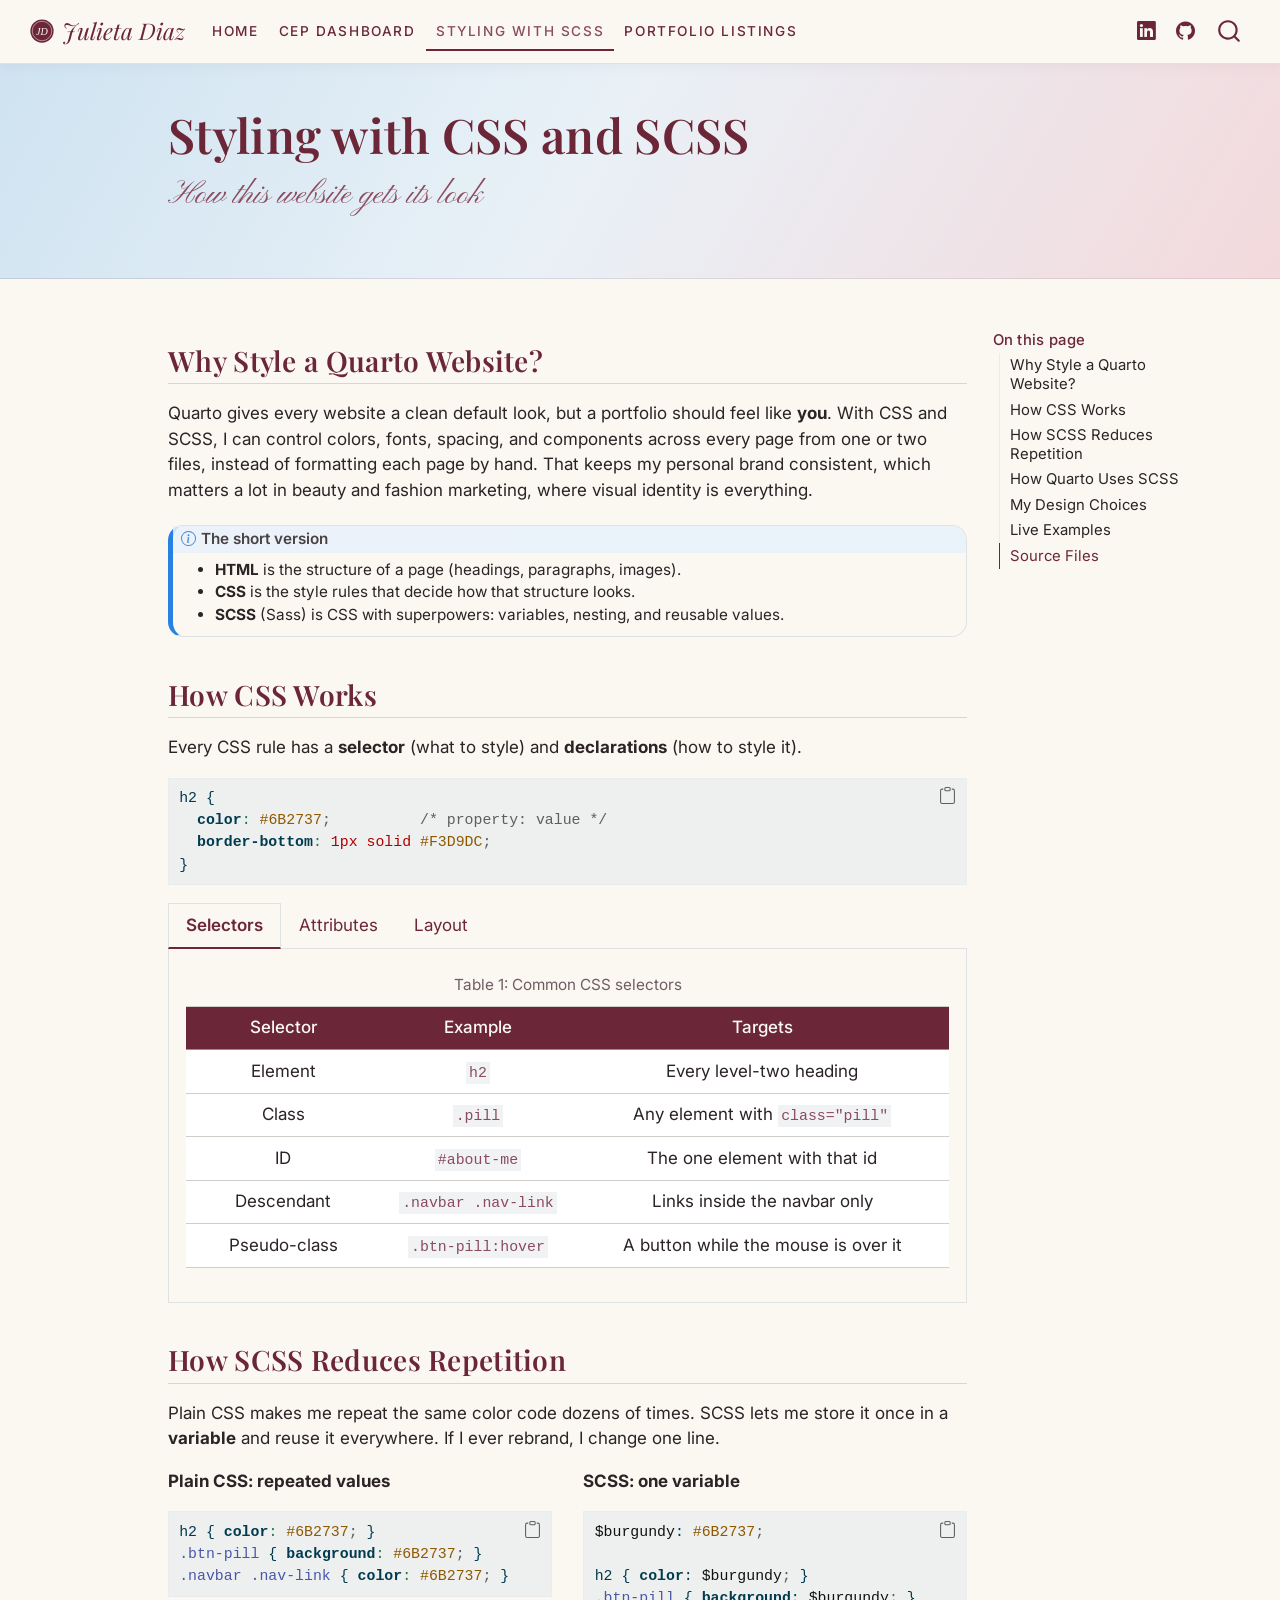
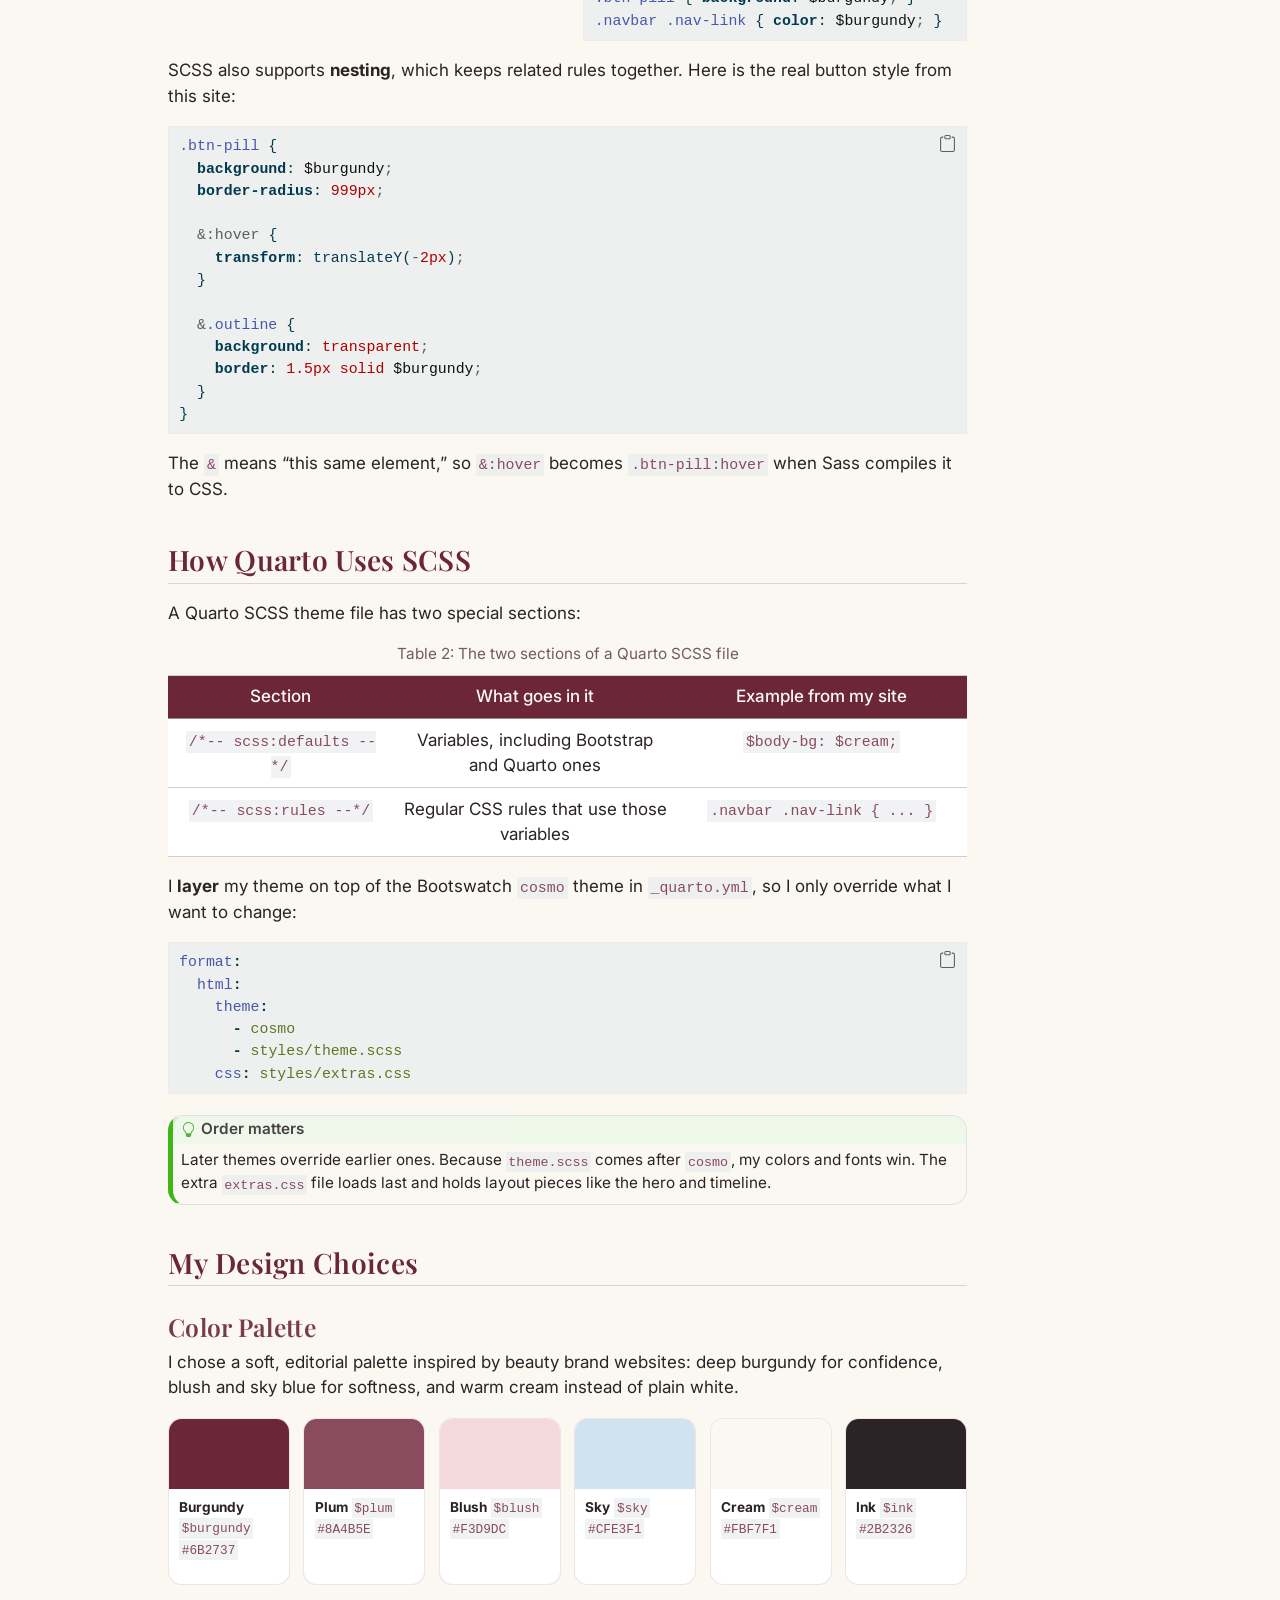
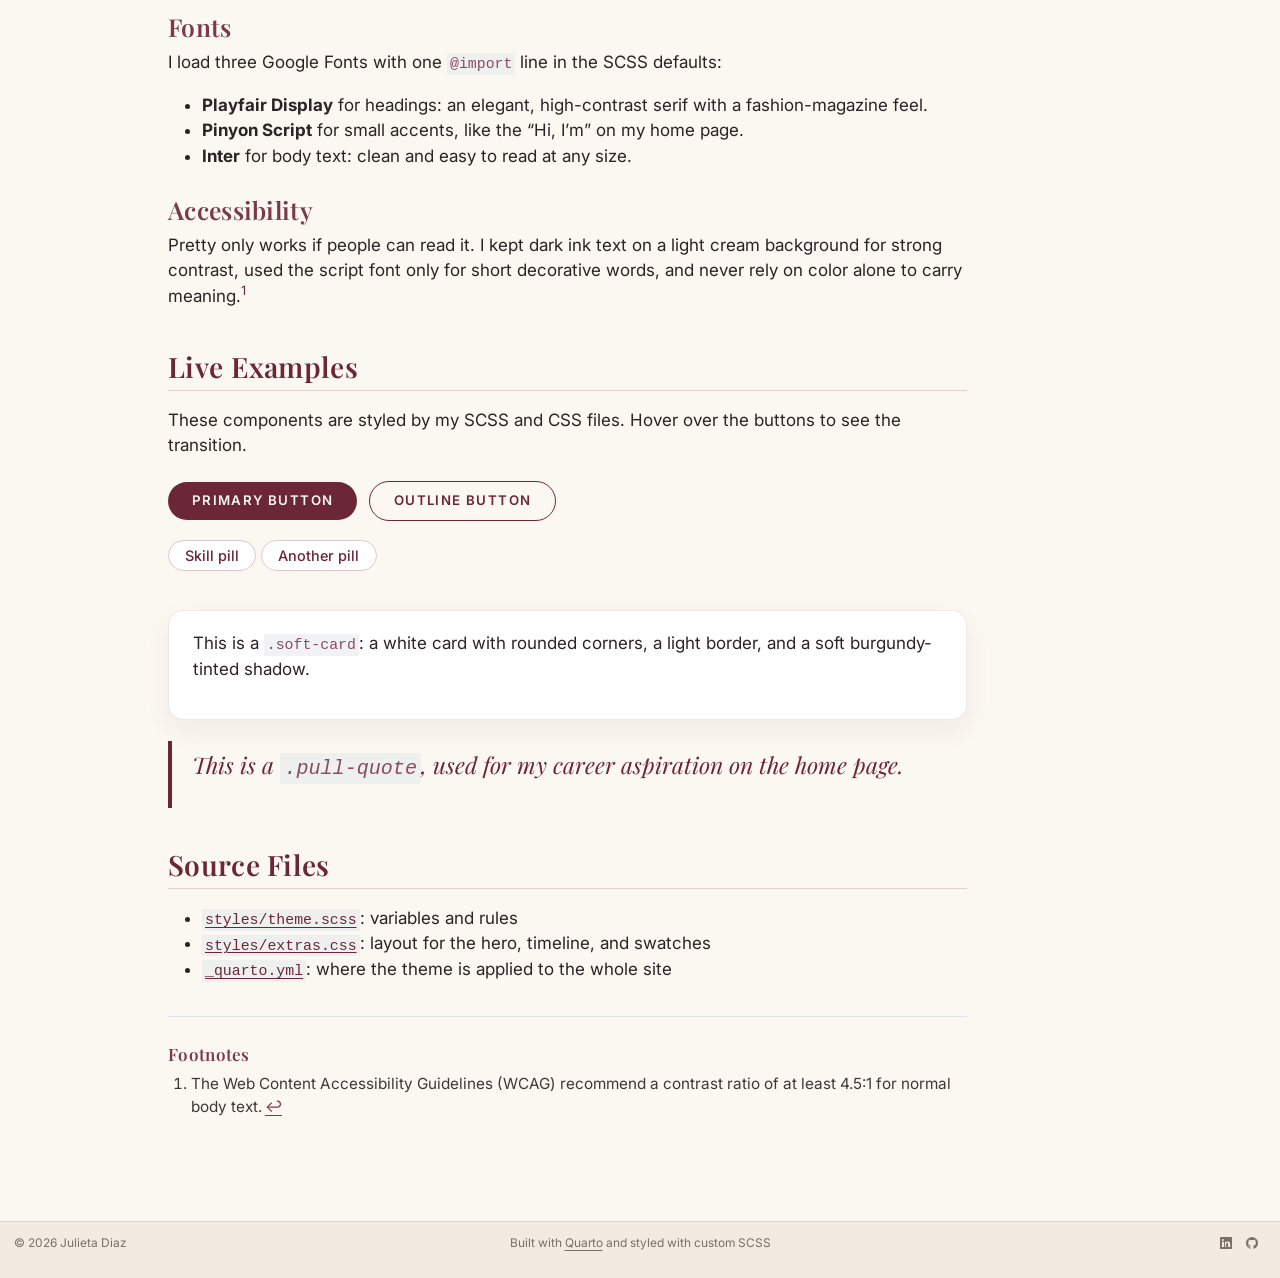
<file: docs/css-scss.html>
<!DOCTYPE html>
<html xmlns="http://www.w3.org/1999/xhtml" lang="en" xml:lang="en"><head>

<meta charset="utf-8">
<meta name="generator" content="quarto-1.9.38">

<meta name="viewport" content="width=device-width, initial-scale=1.0, user-scalable=yes">


<title>Styling with CSS and SCSS – Julieta Diaz</title>
<style>
/* Default styles provided by pandoc.
** See https://pandoc.org/MANUAL.html#variables-for-html for config info.
*/
code{white-space: pre-wrap;}
span.smallcaps{font-variant: small-caps;}
div.columns{display: flex; gap: min(4vw, 1.5em);}
div.column{flex: auto; overflow-x: auto;}
div.hanging-indent{margin-left: 1.5em; text-indent: -1.5em;}
ul.task-list{list-style: none;}
ul.task-list li input[type="checkbox"] {
  width: 0.8em;
  margin: 0 0.8em 0.2em -1em; /* quarto-specific, see https://github.com/quarto-dev/quarto-cli/issues/4556 */ 
  vertical-align: middle;
}
/* CSS for syntax highlighting */
html { -webkit-text-size-adjust: 100%; }
pre > code.sourceCode { white-space: pre; position: relative; }
pre > code.sourceCode > span { display: inline-block; line-height: 1.25; }
pre > code.sourceCode > span:empty { height: 1.2em; }
.sourceCode { overflow: visible; }
code.sourceCode > span { color: inherit; text-decoration: inherit; }
div.sourceCode { margin: 1em 0; }
pre.sourceCode { margin: 0; }
@media screen {
div.sourceCode { overflow: auto; }
}
@media print {
pre > code.sourceCode { white-space: pre-wrap; }
pre > code.sourceCode > span { text-indent: -5em; padding-left: 5em; }
}
pre.numberSource code
  { counter-reset: source-line 0; }
pre.numberSource code > span
  { position: relative; left: -4em; counter-increment: source-line; }
pre.numberSource code > span > a:first-child::before
  { content: counter(source-line);
    position: relative; left: -1em; text-align: right; vertical-align: baseline;
    border: none; display: inline-block;
    -webkit-touch-callout: none; -webkit-user-select: none;
    -khtml-user-select: none; -moz-user-select: none;
    -ms-user-select: none; user-select: none;
    padding: 0 4px; width: 4em;
  }
pre.numberSource { margin-left: 3em;  padding-left: 4px; }
div.sourceCode
  {   }
@media screen {
pre > code.sourceCode > span > a:first-child::before { text-decoration: underline; }
}
</style>


<script src="site_libs/quarto-nav/quarto-nav.js"></script>
<script src="site_libs/quarto-nav/headroom.min.js"></script>
<script src="site_libs/clipboard/clipboard.min.js"></script>
<script src="site_libs/quarto-search/autocomplete.umd.js"></script>
<script src="site_libs/quarto-search/fuse.min.js"></script>
<script src="site_libs/quarto-search/quarto-search.js"></script>
<meta name="quarto:offset" content="./">
<link href="./images/favicon.svg" rel="icon" type="image/svg+xml">
<script src="site_libs/quarto-html/quarto.js" type="module"></script>
<script src="site_libs/quarto-html/tabsets/tabsets.js" type="module"></script>
<script src="site_libs/quarto-html/popper.min.js"></script>
<script src="site_libs/quarto-html/tippy.umd.min.js"></script>
<script src="site_libs/quarto-html/anchor.min.js"></script>
<link href="site_libs/quarto-html/tippy.css" rel="stylesheet">
<link href="site_libs/quarto-html/quarto-syntax-highlighting-15634bcf2e68342d4ad2dfa704d543f6.css" rel="stylesheet" id="quarto-text-highlighting-styles">
<script src="site_libs/bootstrap/bootstrap.min.js"></script>
<link href="site_libs/bootstrap/bootstrap-icons.css" rel="stylesheet">
<link href="site_libs/bootstrap/bootstrap-f4260e5e72341b985548fbbe915618ec.min.css" rel="stylesheet" append-hash="true" id="quarto-bootstrap" data-mode="light">
<script id="quarto-search-options" type="application/json">{
  "location": "navbar",
  "copy-button": false,
  "collapse-after": 3,
  "panel-placement": "end",
  "type": "overlay",
  "limit": 50,
  "keyboard-shortcut": [
    "f",
    "/",
    "s"
  ],
  "show-item-context": false,
  "language": {
    "search-no-results-text": "No results",
    "search-matching-documents-text": "matching documents",
    "search-copy-link-title": "Copy link to search",
    "search-hide-matches-text": "Hide additional matches",
    "search-more-match-text": "more match in this document",
    "search-more-matches-text": "more matches in this document",
    "search-clear-button-title": "Clear",
    "search-text-placeholder": "",
    "search-detached-cancel-button-title": "Cancel",
    "search-submit-button-title": "Submit",
    "search-label": "Search"
  }
}</script>
<style>html{ scroll-behavior: smooth; }</style>


<link rel="stylesheet" href="styles/extras.css">
</head>

<body class="nav-fixed quarto-light">

<div id="quarto-search-results"></div>
  <header id="quarto-header" class="headroom fixed-top quarto-banner">
    <nav class="navbar navbar-expand-lg " data-bs-theme="dark">
      <div class="navbar-container container-fluid">
      <div class="navbar-brand-container mx-auto">
    <a href="./index.html" class="navbar-brand navbar-brand-logo">
    <img src="./images/favicon.svg" alt="" class="navbar-logo light-content">
    <img src="./images/favicon.svg" alt="" class="navbar-logo dark-content">
    </a>
    <a class="navbar-brand" href="./index.html">
    <span class="navbar-title">Julieta Diaz</span>
    </a>
  </div>
            <div id="quarto-search" class="" title="Search"></div>
          <button class="navbar-toggler" type="button" data-bs-toggle="collapse" data-bs-target="#navbarCollapse" aria-controls="navbarCollapse" role="menu" aria-expanded="false" aria-label="Toggle navigation" onclick="if (window.quartoToggleHeadroom) { window.quartoToggleHeadroom(); }">
  <span class="navbar-toggler-icon"></span>
</button>
          <div class="collapse navbar-collapse" id="navbarCollapse">
            <ul class="navbar-nav navbar-nav-scroll me-auto">
  <li class="nav-item">
    <a class="nav-link" href="./index.html"> 
<span class="menu-text">Home</span></a>
  </li>  
  <li class="nav-item">
    <a class="nav-link" href="./cep-dashboard.html"> 
<span class="menu-text">CEP Dashboard</span></a>
  </li>  
  <li class="nav-item">
    <a class="nav-link active" href="./css-scss.html" aria-current="page"> 
<span class="menu-text">Styling with SCSS</span></a>
  </li>  
  <li class="nav-item">
    <a class="nav-link" href="./listings.html"> 
<span class="menu-text">Portfolio Listings</span></a>
  </li>  
</ul>
            <ul class="navbar-nav navbar-nav-scroll ms-auto">
  <li class="nav-item compact">
    <a class="nav-link" href="https://www.linkedin.com/in/julieta-diaz-91538b1b8"> <i class="bi bi-linkedin" role="img" aria-label="LinkedIn">
</i> 
<span class="menu-text"></span></a>
  </li>  
  <li class="nav-item compact">
    <a class="nav-link" href="https://github.com/jukedz/msdm-portfolio"> <i class="bi bi-github" role="img" aria-label="GitHub">
</i> 
<span class="menu-text"></span></a>
  </li>  
</ul>
          </div> <!-- /navcollapse -->
            <div class="quarto-navbar-tools">
</div>
      </div> <!-- /container-fluid -->
    </nav>
</header>
<!-- content -->
<header id="title-block-header" class="quarto-title-block default page-columns page-full">
  <div class="quarto-title-banner page-columns page-full">
    <div class="quarto-title column-body">
      <h1 class="title">Styling with CSS and SCSS</h1>
            <p class="subtitle lead">How this website gets its look</p>
                      </div>
  </div>
    
  
  <div class="quarto-title-meta">

      
    
      
    </div>
    
  
  </header><div id="quarto-content" class="quarto-container page-columns page-rows-contents page-layout-article page-navbar">
<!-- sidebar -->
<!-- margin-sidebar -->
    <div id="quarto-margin-sidebar" class="sidebar margin-sidebar">
        <nav id="TOC" role="doc-toc" class="toc-active">
    <h2 id="toc-title">On this page</h2>
   
  <ul>
  <li><a href="#why-style-a-quarto-website" id="toc-why-style-a-quarto-website" class="nav-link active" data-scroll-target="#why-style-a-quarto-website">Why Style a Quarto Website?</a></li>
  <li><a href="#how-css-works" id="toc-how-css-works" class="nav-link" data-scroll-target="#how-css-works">How CSS Works</a></li>
  <li><a href="#how-scss-reduces-repetition" id="toc-how-scss-reduces-repetition" class="nav-link" data-scroll-target="#how-scss-reduces-repetition">How SCSS Reduces Repetition</a></li>
  <li><a href="#how-quarto-uses-scss" id="toc-how-quarto-uses-scss" class="nav-link" data-scroll-target="#how-quarto-uses-scss">How Quarto Uses SCSS</a></li>
  <li><a href="#my-design-choices" id="toc-my-design-choices" class="nav-link" data-scroll-target="#my-design-choices">My Design Choices</a>
  <ul class="collapse">
  <li><a href="#color-palette" id="toc-color-palette" class="nav-link" data-scroll-target="#color-palette">Color Palette</a></li>
  <li><a href="#fonts" id="toc-fonts" class="nav-link" data-scroll-target="#fonts">Fonts</a></li>
  <li><a href="#accessibility" id="toc-accessibility" class="nav-link" data-scroll-target="#accessibility">Accessibility</a></li>
  </ul></li>
  <li><a href="#live-examples" id="toc-live-examples" class="nav-link" data-scroll-target="#live-examples">Live Examples</a></li>
  <li><a href="#source-files" id="toc-source-files" class="nav-link" data-scroll-target="#source-files">Source Files</a></li>
  </ul>
</nav>
    </div>
<!-- main -->
<main class="content quarto-banner-title-block" id="quarto-document-content">





<section id="why-style-a-quarto-website" class="level2">
<h2 class="anchored" data-anchor-id="why-style-a-quarto-website">Why Style a Quarto Website?</h2>
<p>Quarto gives every website a clean default look, but a portfolio should feel like <strong>you</strong>. With CSS and SCSS, I can control colors, fonts, spacing, and components across every page from one or two files, instead of formatting each page by hand. That keeps my personal brand consistent, which matters a lot in beauty and fashion marketing, where visual identity is everything.</p>
<div class="callout callout-style-default callout-note callout-titled">
<div class="callout-header d-flex align-content-center">
<div class="callout-icon-container">
<i class="callout-icon"></i>
</div>
<div class="callout-title-container flex-fill">
<span class="screen-reader-only">Note</span>The short version
</div>
</div>
<div class="callout-body-container callout-body">
<ul>
<li><strong>HTML</strong> is the structure of a page (headings, paragraphs, images).</li>
<li><strong>CSS</strong> is the style rules that decide how that structure looks.</li>
<li><strong>SCSS</strong> (Sass) is CSS with superpowers: variables, nesting, and reusable values.</li>
</ul>
</div>
</div>
</section>
<section id="how-css-works" class="level2">
<h2 class="anchored" data-anchor-id="how-css-works">How CSS Works</h2>
<p>Every CSS rule has a <strong>selector</strong> (what to style) and <strong>declarations</strong> (how to style it).</p>
<div class="code-copy-outer-scaffold"><div class="sourceCode" id="cb1"><pre class="sourceCode css code-with-copy"><code class="sourceCode css"><span id="cb1-1"><a href="#cb1-1" aria-hidden="true" tabindex="-1"></a>h2 {</span>
<span id="cb1-2"><a href="#cb1-2" aria-hidden="true" tabindex="-1"></a>  <span class="kw">color</span><span class="ch">:</span> <span class="cn">#6B2737</span><span class="op">;</span>          <span class="co">/* property: value */</span></span>
<span id="cb1-3"><a href="#cb1-3" aria-hidden="true" tabindex="-1"></a>  <span class="kw">border-bottom</span><span class="ch">:</span> <span class="dv">1</span><span class="dt">px</span> <span class="dv">solid</span> <span class="cn">#F3D9DC</span><span class="op">;</span></span>
<span id="cb1-4"><a href="#cb1-4" aria-hidden="true" tabindex="-1"></a>}</span></code></pre></div><button title="Copy to Clipboard" class="code-copy-button"><i class="bi"></i></button></div>
<div class="tabset-margin-container"></div><div class="panel-tabset">
<ul class="nav nav-tabs" role="tablist"><li class="nav-item" role="presentation"><a class="nav-link active" id="tabset-1-1-tab" data-bs-toggle="tab" data-bs-target="#tabset-1-1" role="tab" aria-controls="tabset-1-1" aria-selected="true" href="">Selectors</a></li><li class="nav-item" role="presentation"><a class="nav-link" id="tabset-1-2-tab" data-bs-toggle="tab" data-bs-target="#tabset-1-2" role="tab" aria-controls="tabset-1-2" aria-selected="false" href="">Attributes</a></li><li class="nav-item" role="presentation"><a class="nav-link" id="tabset-1-3-tab" data-bs-toggle="tab" data-bs-target="#tabset-1-3" role="tab" aria-controls="tabset-1-3" aria-selected="false" href="">Layout</a></li></ul>
<div class="tab-content">
<div id="tabset-1-1" class="tab-pane active" role="tabpanel" aria-labelledby="tabset-1-1-tab">
<div id="tbl-selectors" class="quarto-float quarto-figure quarto-figure-center anchored">
<figure class="quarto-float quarto-float-tbl figure">
<figcaption class="quarto-float-caption-top quarto-float-caption quarto-float-tbl" id="tbl-selectors-caption-0ceaefa1-69ba-4598-a22c-09a6ac19f8ca">
Table&nbsp;1: Common CSS selectors
</figcaption>
<div aria-describedby="tbl-selectors-caption-0ceaefa1-69ba-4598-a22c-09a6ac19f8ca">
<table class="caption-top table">
<colgroup>
<col style="width: 25%">
<col style="width: 25%">
<col style="width: 48%">
</colgroup>
<thead>
<tr class="header">
<th>Selector</th>
<th>Example</th>
<th>Targets</th>
</tr>
</thead>
<tbody>
<tr class="odd">
<td>Element</td>
<td><code>h2</code></td>
<td>Every level-two heading</td>
</tr>
<tr class="even">
<td>Class</td>
<td><code>.pill</code></td>
<td>Any element with <code>class="pill"</code></td>
</tr>
<tr class="odd">
<td>ID</td>
<td><code>#about-me</code></td>
<td>The one element with that id</td>
</tr>
<tr class="even">
<td>Descendant</td>
<td><code>.navbar .nav-link</code></td>
<td>Links inside the navbar only</td>
</tr>
<tr class="odd">
<td>Pseudo-class</td>
<td><code>.btn-pill:hover</code></td>
<td>A button while the mouse is over it</td>
</tr>
</tbody>
</table>
</div>
</figure>
</div>
</div>
<div id="tabset-1-2" class="tab-pane" role="tabpanel" aria-labelledby="tabset-1-2-tab">
<p>Some of the properties I use most on this site:</p>
<ul>
<li><strong>Color and background:</strong> <code>color</code>, <code>background</code>, <code>linear-gradient(...)</code></li>
<li><strong>Typography:</strong> <code>font-family</code>, <code>font-size</code>, <code>letter-spacing</code>, <code>text-transform</code></li>
<li><strong>Box model:</strong> <code>padding</code>, <code>margin</code>, <code>border</code>, <code>border-radius</code></li>
<li><strong>Effects:</strong> <code>box-shadow</code>, <code>transform</code>, <code>transition</code></li>
</ul>
</div>
<div id="tabset-1-3" class="tab-pane" role="tabpanel" aria-labelledby="tabset-1-3-tab">
<p>The home page hero uses <strong>CSS Grid</strong> to place my intro text and photo side by side, then stacks them on phones with a media query:</p>
<div class="code-copy-outer-scaffold"><div class="sourceCode" id="cb2"><pre class="sourceCode css code-with-copy"><code class="sourceCode css"><span id="cb2-1"><a href="#cb2-1" aria-hidden="true" tabindex="-1"></a><span class="fu">.hero</span> {</span>
<span id="cb2-2"><a href="#cb2-2" aria-hidden="true" tabindex="-1"></a>  <span class="kw">display</span><span class="ch">:</span> <span class="dv">grid</span><span class="op">;</span></span>
<span id="cb2-3"><a href="#cb2-3" aria-hidden="true" tabindex="-1"></a>  <span class="kw">grid-template-columns</span><span class="ch">:</span> <span class="dv">1.25</span><span class="dt">fr</span> <span class="dv">0.9</span><span class="dt">fr</span><span class="op">;</span></span>
<span id="cb2-4"><a href="#cb2-4" aria-hidden="true" tabindex="-1"></a>  <span class="kw">gap</span><span class="ch">:</span> <span class="dv">2</span><span class="dt">rem</span><span class="op">;</span></span>
<span id="cb2-5"><a href="#cb2-5" aria-hidden="true" tabindex="-1"></a>}</span>
<span id="cb2-6"><a href="#cb2-6" aria-hidden="true" tabindex="-1"></a></span>
<span id="cb2-7"><a href="#cb2-7" aria-hidden="true" tabindex="-1"></a><span class="im">@media</span> <span class="fu">(</span><span class="kw">max-width</span><span class="ch">:</span> <span class="dv">768</span><span class="dt">px</span><span class="fu">)</span> {</span>
<span id="cb2-8"><a href="#cb2-8" aria-hidden="true" tabindex="-1"></a>  <span class="fu">.hero</span> { <span class="kw">grid-template-columns</span><span class="ch">:</span> <span class="dv">1</span><span class="dt">fr</span><span class="op">;</span> }</span>
<span id="cb2-9"><a href="#cb2-9" aria-hidden="true" tabindex="-1"></a>}</span></code></pre></div><button title="Copy to Clipboard" class="code-copy-button"><i class="bi"></i></button></div>
</div>
</div>
</div>
</section>
<section id="how-scss-reduces-repetition" class="level2">
<h2 class="anchored" data-anchor-id="how-scss-reduces-repetition">How SCSS Reduces Repetition</h2>
<p>Plain CSS makes me repeat the same color code dozens of times. SCSS lets me store it once in a <strong>variable</strong> and reuse it everywhere. If I ever rebrand, I change one line.</p>
<div class="columns">
<div class="column" style="width:48%;">
<p><strong>Plain CSS: repeated values</strong></p>
<div class="code-copy-outer-scaffold"><div class="sourceCode" id="cb3"><pre class="sourceCode css code-with-copy"><code class="sourceCode css"><span id="cb3-1"><a href="#cb3-1" aria-hidden="true" tabindex="-1"></a>h2 { <span class="kw">color</span><span class="ch">:</span> <span class="cn">#6B2737</span><span class="op">;</span> }</span>
<span id="cb3-2"><a href="#cb3-2" aria-hidden="true" tabindex="-1"></a><span class="fu">.btn-pill</span> { <span class="kw">background</span><span class="ch">:</span> <span class="cn">#6B2737</span><span class="op">;</span> }</span>
<span id="cb3-3"><a href="#cb3-3" aria-hidden="true" tabindex="-1"></a><span class="fu">.navbar</span> <span class="fu">.nav-link</span> { <span class="kw">color</span><span class="ch">:</span> <span class="cn">#6B2737</span><span class="op">;</span> }</span></code></pre></div><button title="Copy to Clipboard" class="code-copy-button"><i class="bi"></i></button></div>
</div><div class="column" style="width:4%;">

</div><div class="column" style="width:48%;">
<p><strong>SCSS: one variable</strong></p>
<div class="code-copy-outer-scaffold"><div class="sourceCode" id="cb4"><pre class="sourceCode scss code-with-copy"><code class="sourceCode scss"><span id="cb4-1"><a href="#cb4-1" aria-hidden="true" tabindex="-1"></a><span class="va">$burgundy</span>: <span class="cn">#6B2737</span><span class="op">;</span></span>
<span id="cb4-2"><a href="#cb4-2" aria-hidden="true" tabindex="-1"></a></span>
<span id="cb4-3"><a href="#cb4-3" aria-hidden="true" tabindex="-1"></a>h2 { <span class="kw">color</span>: <span class="va">$burgundy</span><span class="op">;</span> }</span>
<span id="cb4-4"><a href="#cb4-4" aria-hidden="true" tabindex="-1"></a><span class="fu">.btn-pill</span> { <span class="kw">background</span>: <span class="va">$burgundy</span><span class="op">;</span> }</span>
<span id="cb4-5"><a href="#cb4-5" aria-hidden="true" tabindex="-1"></a><span class="fu">.navbar</span> <span class="fu">.nav-link</span> { <span class="kw">color</span>: <span class="va">$burgundy</span><span class="op">;</span> }</span></code></pre></div><button title="Copy to Clipboard" class="code-copy-button"><i class="bi"></i></button></div>
</div>
</div>
<p>SCSS also supports <strong>nesting</strong>, which keeps related rules together. Here is the real button style from this site:</p>
<div class="code-copy-outer-scaffold"><div class="sourceCode" id="cb5"><pre class="sourceCode scss code-with-copy"><code class="sourceCode scss"><span id="cb5-1"><a href="#cb5-1" aria-hidden="true" tabindex="-1"></a><span class="fu">.btn-pill</span> {</span>
<span id="cb5-2"><a href="#cb5-2" aria-hidden="true" tabindex="-1"></a>  <span class="kw">background</span>: <span class="va">$burgundy</span><span class="op">;</span></span>
<span id="cb5-3"><a href="#cb5-3" aria-hidden="true" tabindex="-1"></a>  <span class="kw">border-radius</span>: <span class="dv">999</span><span class="dt">px</span><span class="op">;</span></span>
<span id="cb5-4"><a href="#cb5-4" aria-hidden="true" tabindex="-1"></a></span>
<span id="cb5-5"><a href="#cb5-5" aria-hidden="true" tabindex="-1"></a>  <span class="op">&amp;</span><span class="in">:hover</span> {</span>
<span id="cb5-6"><a href="#cb5-6" aria-hidden="true" tabindex="-1"></a>    <span class="kw">transform</span>: translateY(<span class="op">-</span><span class="dv">2</span><span class="dt">px</span>)<span class="op">;</span></span>
<span id="cb5-7"><a href="#cb5-7" aria-hidden="true" tabindex="-1"></a>  }</span>
<span id="cb5-8"><a href="#cb5-8" aria-hidden="true" tabindex="-1"></a></span>
<span id="cb5-9"><a href="#cb5-9" aria-hidden="true" tabindex="-1"></a>  <span class="op">&amp;</span><span class="fu">.outline</span> {</span>
<span id="cb5-10"><a href="#cb5-10" aria-hidden="true" tabindex="-1"></a>    <span class="kw">background</span>: <span class="dv">transparent</span><span class="op">;</span></span>
<span id="cb5-11"><a href="#cb5-11" aria-hidden="true" tabindex="-1"></a>    <span class="kw">border</span>: <span class="dv">1.5</span><span class="dt">px</span> <span class="dv">solid</span> <span class="va">$burgundy</span><span class="op">;</span></span>
<span id="cb5-12"><a href="#cb5-12" aria-hidden="true" tabindex="-1"></a>  }</span>
<span id="cb5-13"><a href="#cb5-13" aria-hidden="true" tabindex="-1"></a>}</span></code></pre></div><button title="Copy to Clipboard" class="code-copy-button"><i class="bi"></i></button></div>
<p>The <code>&amp;</code> means “this same element,” so <code>&amp;:hover</code> becomes <code>.btn-pill:hover</code> when Sass compiles it to CSS.</p>
</section>
<section id="how-quarto-uses-scss" class="level2">
<h2 class="anchored" data-anchor-id="how-quarto-uses-scss">How Quarto Uses SCSS</h2>
<p>A Quarto SCSS theme file has two special sections:</p>
<div id="tbl-sections" class="quarto-float quarto-figure quarto-figure-center anchored">
<figure class="quarto-float quarto-float-tbl figure">
<figcaption class="quarto-float-caption-top quarto-float-caption quarto-float-tbl" id="tbl-sections-caption-0ceaefa1-69ba-4598-a22c-09a6ac19f8ca">
Table&nbsp;2: The two sections of a Quarto SCSS file
</figcaption>
<div aria-describedby="tbl-sections-caption-0ceaefa1-69ba-4598-a22c-09a6ac19f8ca">
<table class="caption-top table">
<colgroup>
<col style="width: 28%">
<col style="width: 35%">
<col style="width: 36%">
</colgroup>
<thead>
<tr class="header">
<th>Section</th>
<th>What goes in it</th>
<th>Example from my site</th>
</tr>
</thead>
<tbody>
<tr class="odd">
<td><code>/*-- scss:defaults --*/</code></td>
<td>Variables, including Bootstrap and Quarto ones</td>
<td><code>$body-bg: $cream;</code></td>
</tr>
<tr class="even">
<td><code>/*-- scss:rules --*/</code></td>
<td>Regular CSS rules that use those variables</td>
<td><code>.navbar .nav-link { ... }</code></td>
</tr>
</tbody>
</table>
</div>
</figure>
</div>
<p>I <strong>layer</strong> my theme on top of the Bootswatch <code>cosmo</code> theme in <code>_quarto.yml</code>, so I only override what I want to change:</p>
<div class="code-copy-outer-scaffold"><div class="sourceCode" id="cb6"><pre class="sourceCode yaml code-with-copy"><code class="sourceCode yaml"><span id="cb6-1"><a href="#cb6-1" aria-hidden="true" tabindex="-1"></a><span class="fu">format</span><span class="kw">:</span></span>
<span id="cb6-2"><a href="#cb6-2" aria-hidden="true" tabindex="-1"></a><span class="at">  </span><span class="fu">html</span><span class="kw">:</span></span>
<span id="cb6-3"><a href="#cb6-3" aria-hidden="true" tabindex="-1"></a><span class="at">    </span><span class="fu">theme</span><span class="kw">:</span></span>
<span id="cb6-4"><a href="#cb6-4" aria-hidden="true" tabindex="-1"></a><span class="at">      </span><span class="kw">-</span><span class="at"> cosmo</span></span>
<span id="cb6-5"><a href="#cb6-5" aria-hidden="true" tabindex="-1"></a><span class="at">      </span><span class="kw">-</span><span class="at"> styles/theme.scss</span></span>
<span id="cb6-6"><a href="#cb6-6" aria-hidden="true" tabindex="-1"></a><span class="at">    </span><span class="fu">css</span><span class="kw">:</span><span class="at"> styles/extras.css</span></span></code></pre></div><button title="Copy to Clipboard" class="code-copy-button"><i class="bi"></i></button></div>
<div class="callout callout-style-default callout-tip callout-titled">
<div class="callout-header d-flex align-content-center">
<div class="callout-icon-container">
<i class="callout-icon"></i>
</div>
<div class="callout-title-container flex-fill">
<span class="screen-reader-only">Tip</span>Order matters
</div>
</div>
<div class="callout-body-container callout-body">
<p>Later themes override earlier ones. Because <code>theme.scss</code> comes after <code>cosmo</code>, my colors and fonts win. The extra <code>extras.css</code> file loads last and holds layout pieces like the hero and timeline.</p>
</div>
</div>
</section>
<section id="my-design-choices" class="level2">
<h2 class="anchored" data-anchor-id="my-design-choices">My Design Choices</h2>
<section id="color-palette" class="level3">
<h3 class="anchored" data-anchor-id="color-palette">Color Palette</h3>
<p>I chose a soft, editorial palette inspired by beauty brand websites: deep burgundy for confidence, blush and sky blue for softness, and warm cream instead of plain white.</p>
<div class="swatch-grid">
<div class="swatch">
<div class="chip" style="background:#6B2737;">

</div>
<div class="label">
<p><strong>Burgundy</strong> <code>$burgundy</code><br><code>#6B2737</code></p>
</div>
</div>
<div class="swatch">
<div class="chip" style="background:#8A4B5E;">

</div>
<div class="label">
<p><strong>Plum</strong> <code>$plum</code><br><code>#8A4B5E</code></p>
</div>
</div>
<div class="swatch">
<div class="chip" style="background:#F3D9DC;">

</div>
<div class="label">
<p><strong>Blush</strong> <code>$blush</code><br><code>#F3D9DC</code></p>
</div>
</div>
<div class="swatch">
<div class="chip" style="background:#CFE3F1;">

</div>
<div class="label">
<p><strong>Sky</strong> <code>$sky</code><br><code>#CFE3F1</code></p>
</div>
</div>
<div class="swatch">
<div class="chip" style="background:#FBF7F1;">

</div>
<div class="label">
<p><strong>Cream</strong> <code>$cream</code><br><code>#FBF7F1</code></p>
</div>
</div>
<div class="swatch">
<div class="chip" style="background:#2B2326;">

</div>
<div class="label">
<p><strong>Ink</strong> <code>$ink</code><br><code>#2B2326</code></p>
</div>
</div>
</div>
</section>
<section id="fonts" class="level3">
<h3 class="anchored" data-anchor-id="fonts">Fonts</h3>
<p>I load three Google Fonts with one <code>@import</code> line in the SCSS defaults:</p>
<ul>
<li><strong>Playfair Display</strong> for headings: an elegant, high-contrast serif with a fashion-magazine feel.</li>
<li><strong>Pinyon Script</strong> for small accents, like the “Hi, I’m” on my home page.</li>
<li><strong>Inter</strong> for body text: clean and easy to read at any size.</li>
</ul>
</section>
<section id="accessibility" class="level3">
<h3 class="anchored" data-anchor-id="accessibility">Accessibility</h3>
<p>Pretty only works if people can read it. I kept dark ink text on a light cream background for strong contrast, used the script font only for short decorative words, and never rely on color alone to carry meaning.<a href="#fn1" class="footnote-ref" id="fnref1" role="doc-noteref"><sup>1</sup></a></p>
</section>
</section>
<section id="live-examples" class="level2">
<h2 class="anchored" data-anchor-id="live-examples">Live Examples</h2>
<p>These components are styled by my SCSS and CSS files. Hover over the buttons to see the transition.</p>
<p><span class="btn-pill">Primary button</span> <span class="btn-pill outline">Outline button</span></p>
<div class="pill-wrap">
<p><span class="pill">Skill pill</span> <span class="pill">Another pill</span></p>
</div>
<div class="soft-card">
<p>This is a <code>.soft-card</code>: a white card with rounded corners, a light border, and a soft burgundy-tinted shadow.</p>
</div>
<div class="pull-quote">
<p>This is a <code>.pull-quote</code>, used for my career aspiration on the home page.</p>
</div>
</section>
<section id="source-files" class="level2">
<h2 class="anchored" data-anchor-id="source-files">Source Files</h2>
<ul>
<li><a href="https://github.com/jukedz/msdm-portfolio/blob/main/styles/theme.scss"><code>styles/theme.scss</code></a>: variables and rules</li>
<li><a href="https://github.com/jukedz/msdm-portfolio/blob/main/styles/extras.css"><code>styles/extras.css</code></a>: layout for the hero, timeline, and swatches</li>
<li><a href="https://github.com/jukedz/msdm-portfolio/blob/main/_quarto.yml"><code>_quarto.yml</code></a>: where the theme is applied to the whole site</li>
</ul>


</section>


<a onclick="window.scrollTo(0, 0); return false;" role="button" id="quarto-back-to-top"><i class="bi bi-arrow-up"></i> Back to top</a><div id="quarto-appendix" class="default"><section id="footnotes" class="footnotes footnotes-end-of-document" role="doc-endnotes"><h2 class="anchored quarto-appendix-heading">Footnotes</h2>

<ol>
<li id="fn1"><p>The Web Content Accessibility Guidelines (WCAG) recommend a contrast ratio of at least 4.5:1 for normal body text.<a href="#fnref1" class="footnote-back" role="doc-backlink">↩︎</a></p></li>
</ol>
</section></div></main> <!-- /main -->
<script id="quarto-html-after-body" type="application/javascript">
  window.document.addEventListener("DOMContentLoaded", function (event) {
    const icon = "";
    const anchorJS = new window.AnchorJS();
    anchorJS.options = {
      placement: 'right',
      icon: icon
    };
    anchorJS.add('.anchored');
    const isCodeAnnotation = (el) => {
      for (const clz of el.classList) {
        if (clz.startsWith('code-annotation-')) {                     
          return true;
        }
      }
      return false;
    }
    const onCopySuccess = function(e) {
      // button target
      const button = e.trigger;
      // don't keep focus
      button.blur();
      // flash "checked"
      button.classList.add('code-copy-button-checked');
      var currentTitle = button.getAttribute("title");
      button.setAttribute("title", "Copied!");
      let tooltip;
      if (window.bootstrap) {
        button.setAttribute("data-bs-toggle", "tooltip");
        button.setAttribute("data-bs-placement", "left");
        button.setAttribute("data-bs-title", "Copied!");
        tooltip = new bootstrap.Tooltip(button, 
          { trigger: "manual", 
            customClass: "code-copy-button-tooltip",
            offset: [0, -8]});
        tooltip.show();    
      }
      setTimeout(function() {
        if (tooltip) {
          tooltip.hide();
          button.removeAttribute("data-bs-title");
          button.removeAttribute("data-bs-toggle");
          button.removeAttribute("data-bs-placement");
        }
        button.setAttribute("title", currentTitle);
        button.classList.remove('code-copy-button-checked');
      }, 1000);
      // clear code selection
      e.clearSelection();
    }
    const getTextToCopy = function(trigger) {
      const outerScaffold = trigger.parentElement.cloneNode(true);
      const codeEl = outerScaffold.querySelector('code');
      for (const childEl of codeEl.children) {
        if (isCodeAnnotation(childEl)) {
          childEl.remove();
        }
      }
      return codeEl.innerText;
    }
    const clipboard = new window.ClipboardJS('.code-copy-button:not([data-in-quarto-modal])', {
      text: getTextToCopy
    });
    clipboard.on('success', onCopySuccess);
    if (window.document.getElementById('quarto-embedded-source-code-modal')) {
      const clipboardModal = new window.ClipboardJS('.code-copy-button[data-in-quarto-modal]', {
        text: getTextToCopy,
        container: window.document.getElementById('quarto-embedded-source-code-modal')
      });
      clipboardModal.on('success', onCopySuccess);
    }
      var localhostRegex = new RegExp(/^(?:http|https):\/\/localhost\:?[0-9]*\//);
      var mailtoRegex = new RegExp(/^mailto:/);
        var filterRegex = new RegExp("https:\/\/jukedz\.github\.io\/msdm-portfolio\/");
      var isInternal = (href) => {
          return filterRegex.test(href) || localhostRegex.test(href) || mailtoRegex.test(href);
      }
      // Inspect non-navigation links and adorn them if external
     var links = window.document.querySelectorAll('a[href]:not(.nav-link):not(.navbar-brand):not(.toc-action):not(.sidebar-link):not(.sidebar-item-toggle):not(.pagination-link):not(.no-external):not([aria-hidden]):not(.dropdown-item):not(.quarto-navigation-tool):not(.about-link)');
      for (var i=0; i<links.length; i++) {
        const link = links[i];
        if (!isInternal(link.href)) {
          // undo the damage that might have been done by quarto-nav.js in the case of
          // links that we want to consider external
          if (link.dataset.originalHref !== undefined) {
            link.href = link.dataset.originalHref;
          }
            // target, if specified
            link.setAttribute("target", "_blank");
            if (link.getAttribute("rel") === null) {
              link.setAttribute("rel", "noopener");
            }
        }
      }
    function tippyHover(el, contentFn, onTriggerFn, onUntriggerFn) {
      const config = {
        allowHTML: true,
        maxWidth: 500,
        delay: 100,
        arrow: false,
        appendTo: function(el) {
            return el.parentElement;
        },
        interactive: true,
        interactiveBorder: 10,
        theme: 'quarto',
        placement: 'bottom-start',
      };
      if (contentFn) {
        config.content = contentFn;
      }
      if (onTriggerFn) {
        config.onTrigger = onTriggerFn;
      }
      if (onUntriggerFn) {
        config.onUntrigger = onUntriggerFn;
      }
      window.tippy(el, config); 
    }
    const noterefs = window.document.querySelectorAll('a[role="doc-noteref"]');
    for (var i=0; i<noterefs.length; i++) {
      const ref = noterefs[i];
      tippyHover(ref, function() {
        // use id or data attribute instead here
        let href = ref.getAttribute('data-footnote-href') || ref.getAttribute('href');
        try { href = new URL(href).hash; } catch {}
        const id = href.replace(/^#\/?/, "");
        const note = window.document.getElementById(id);
        if (note) {
          return note.innerHTML;
        } else {
          return "";
        }
      });
    }
    const xrefs = window.document.querySelectorAll('a.quarto-xref');
    const processXRef = (id, note) => {
      // Strip column container classes
      const stripColumnClz = (el) => {
        el.classList.remove("page-full", "page-columns");
        if (el.children) {
          for (const child of el.children) {
            stripColumnClz(child);
          }
        }
      }
      stripColumnClz(note)
      if (id === null || id.startsWith('sec-')) {
        // Special case sections, only their first couple elements
        const container = document.createElement("div");
        if (note.children && note.children.length > 2) {
          container.appendChild(note.children[0].cloneNode(true));
          for (let i = 1; i < note.children.length; i++) {
            const child = note.children[i];
            if (child.tagName === "P" && child.innerText === "") {
              continue;
            } else {
              container.appendChild(child.cloneNode(true));
              break;
            }
          }
          if (window.Quarto?.typesetMath) {
            window.Quarto.typesetMath(container);
          }
          return container.innerHTML
        } else {
          if (window.Quarto?.typesetMath) {
            window.Quarto.typesetMath(note);
          }
          return note.innerHTML;
        }
      } else {
        // Remove any anchor links if they are present
        const anchorLink = note.querySelector('a.anchorjs-link');
        if (anchorLink) {
          anchorLink.remove();
        }
        if (window.Quarto?.typesetMath) {
          window.Quarto.typesetMath(note);
        }
        if (note.classList.contains("callout")) {
          return note.outerHTML;
        } else {
          return note.innerHTML;
        }
      }
    }
    for (var i=0; i<xrefs.length; i++) {
      const xref = xrefs[i];
      tippyHover(xref, undefined, function(instance) {
        instance.disable();
        let url = xref.getAttribute('href');
        let hash = undefined; 
        if (url.startsWith('#')) {
          hash = url;
        } else {
          try { hash = new URL(url).hash; } catch {}
        }
        if (hash) {
          const id = hash.replace(/^#\/?/, "");
          const note = window.document.getElementById(id);
          if (note !== null) {
            try {
              const html = processXRef(id, note.cloneNode(true));
              instance.setContent(html);
            } finally {
              instance.enable();
              instance.show();
            }
          } else {
            // See if we can fetch this
            fetch(url.split('#')[0])
            .then(res => res.text())
            .then(html => {
              const parser = new DOMParser();
              const htmlDoc = parser.parseFromString(html, "text/html");
              const note = htmlDoc.getElementById(id);
              if (note !== null) {
                const html = processXRef(id, note);
                instance.setContent(html);
              } 
            }).finally(() => {
              instance.enable();
              instance.show();
            });
          }
        } else {
          // See if we can fetch a full url (with no hash to target)
          // This is a special case and we should probably do some content thinning / targeting
          fetch(url)
          .then(res => res.text())
          .then(html => {
            const parser = new DOMParser();
            const htmlDoc = parser.parseFromString(html, "text/html");
            const note = htmlDoc.querySelector('main.content');
            if (note !== null) {
              // This should only happen for chapter cross references
              // (since there is no id in the URL)
              // remove the first header
              if (note.children.length > 0 && note.children[0].tagName === "HEADER") {
                note.children[0].remove();
              }
              const html = processXRef(null, note);
              instance.setContent(html);
            } 
          }).finally(() => {
            instance.enable();
            instance.show();
          });
        }
      }, function(instance) {
      });
    }
        let selectedAnnoteEl;
        const selectorForAnnotation = ( cell, annotation) => {
          let cellAttr = 'data-code-cell="' + cell + '"';
          let lineAttr = 'data-code-annotation="' +  annotation + '"';
          const selector = 'span[' + cellAttr + '][' + lineAttr + ']';
          return selector;
        }
        const selectCodeLines = (annoteEl) => {
          const doc = window.document;
          const targetCell = annoteEl.getAttribute("data-target-cell");
          const targetAnnotation = annoteEl.getAttribute("data-target-annotation");
          const annoteSpan = window.document.querySelector(selectorForAnnotation(targetCell, targetAnnotation));
          const lines = annoteSpan.getAttribute("data-code-lines").split(",");
          const lineIds = lines.map((line) => {
            return targetCell + "-" + line;
          })
          let top = null;
          let height = null;
          let parent = null;
          if (lineIds.length > 0) {
              //compute the position of the single el (top and bottom and make a div)
              const el = window.document.getElementById(lineIds[0]);
              top = el.offsetTop;
              height = el.offsetHeight;
              parent = el.parentElement.parentElement;
            if (lineIds.length > 1) {
              const lastEl = window.document.getElementById(lineIds[lineIds.length - 1]);
              const bottom = lastEl.offsetTop + lastEl.offsetHeight;
              height = bottom - top;
            }
            if (top !== null && height !== null && parent !== null) {
              // cook up a div (if necessary) and position it 
              let div = window.document.getElementById("code-annotation-line-highlight");
              if (div === null) {
                div = window.document.createElement("div");
                div.setAttribute("id", "code-annotation-line-highlight");
                div.style.position = 'absolute';
                parent.appendChild(div);
              }
              div.style.top = top - 2 + "px";
              div.style.height = height + 4 + "px";
              div.style.left = 0;
              let gutterDiv = window.document.getElementById("code-annotation-line-highlight-gutter");
              if (gutterDiv === null) {
                gutterDiv = window.document.createElement("div");
                gutterDiv.setAttribute("id", "code-annotation-line-highlight-gutter");
                gutterDiv.style.position = 'absolute';
                const codeCell = window.document.getElementById(targetCell);
                const gutter = codeCell.querySelector('.code-annotation-gutter');
                gutter.appendChild(gutterDiv);
              }
              gutterDiv.style.top = top - 2 + "px";
              gutterDiv.style.height = height + 4 + "px";
            }
            selectedAnnoteEl = annoteEl;
          }
        };
        const unselectCodeLines = () => {
          const elementsIds = ["code-annotation-line-highlight", "code-annotation-line-highlight-gutter"];
          elementsIds.forEach((elId) => {
            const div = window.document.getElementById(elId);
            if (div) {
              div.remove();
            }
          });
          selectedAnnoteEl = undefined;
        };
          // Handle positioning of the toggle
      window.addEventListener(
        "resize",
        throttle(() => {
          elRect = undefined;
          if (selectedAnnoteEl) {
            selectCodeLines(selectedAnnoteEl);
          }
        }, 10)
      );
      function throttle(fn, ms) {
      let throttle = false;
      let timer;
        return (...args) => {
          if(!throttle) { // first call gets through
              fn.apply(this, args);
              throttle = true;
          } else { // all the others get throttled
              if(timer) clearTimeout(timer); // cancel #2
              timer = setTimeout(() => {
                fn.apply(this, args);
                timer = throttle = false;
              }, ms);
          }
        };
      }
        // Attach click handler to the DT
        const annoteDls = window.document.querySelectorAll('dt[data-target-cell]');
        for (const annoteDlNode of annoteDls) {
          annoteDlNode.addEventListener('click', (event) => {
            const clickedEl = event.target;
            if (clickedEl !== selectedAnnoteEl) {
              unselectCodeLines();
              const activeEl = window.document.querySelector('dt[data-target-cell].code-annotation-active');
              if (activeEl) {
                activeEl.classList.remove('code-annotation-active');
              }
              selectCodeLines(clickedEl);
              clickedEl.classList.add('code-annotation-active');
            } else {
              // Unselect the line
              unselectCodeLines();
              clickedEl.classList.remove('code-annotation-active');
            }
          });
        }
    const findCites = (el) => {
      const parentEl = el.parentElement;
      if (parentEl) {
        const cites = parentEl.dataset.cites;
        if (cites) {
          return {
            el,
            cites: cites.split(' ')
          };
        } else {
          return findCites(el.parentElement)
        }
      } else {
        return undefined;
      }
    };
    var bibliorefs = window.document.querySelectorAll('a[role="doc-biblioref"]');
    for (var i=0; i<bibliorefs.length; i++) {
      const ref = bibliorefs[i];
      const citeInfo = findCites(ref);
      if (citeInfo) {
        tippyHover(citeInfo.el, function() {
          var popup = window.document.createElement('div');
          citeInfo.cites.forEach(function(cite) {
            var citeDiv = window.document.createElement('div');
            citeDiv.classList.add('hanging-indent');
            citeDiv.classList.add('csl-entry');
            var biblioDiv = window.document.getElementById('ref-' + cite);
            if (biblioDiv) {
              citeDiv.innerHTML = biblioDiv.innerHTML;
            }
            popup.appendChild(citeDiv);
          });
          return popup.innerHTML;
        });
      }
    }
  });
  </script>
</div> <!-- /content -->
<footer class="footer">
  <div class="nav-footer">
    <div class="nav-footer-left">
<p>© 2026 Julieta Diaz</p>
</div>   
    <div class="nav-footer-center">
<p>Built with <a href="https://quarto.org">Quarto</a> and styled with custom SCSS</p>
</div>
    <div class="nav-footer-right">
      <ul class="footer-items list-unstyled">
    <li class="nav-item compact">
    <a class="nav-link" href="https://www.linkedin.com/in/julieta-diaz-91538b1b8">
      <i class="bi bi-linkedin" role="img">
</i> 
    </a>
  </li>  
    <li class="nav-item compact">
    <a class="nav-link" href="https://github.com/jukedz/msdm-portfolio">
      <i class="bi bi-github" role="img">
</i> 
    </a>
  </li>  
</ul>
    </div>
  </div>
</footer>




<script src="site_libs/quarto-html/zenscroll-min.js"></script>
</body></html>
</file>
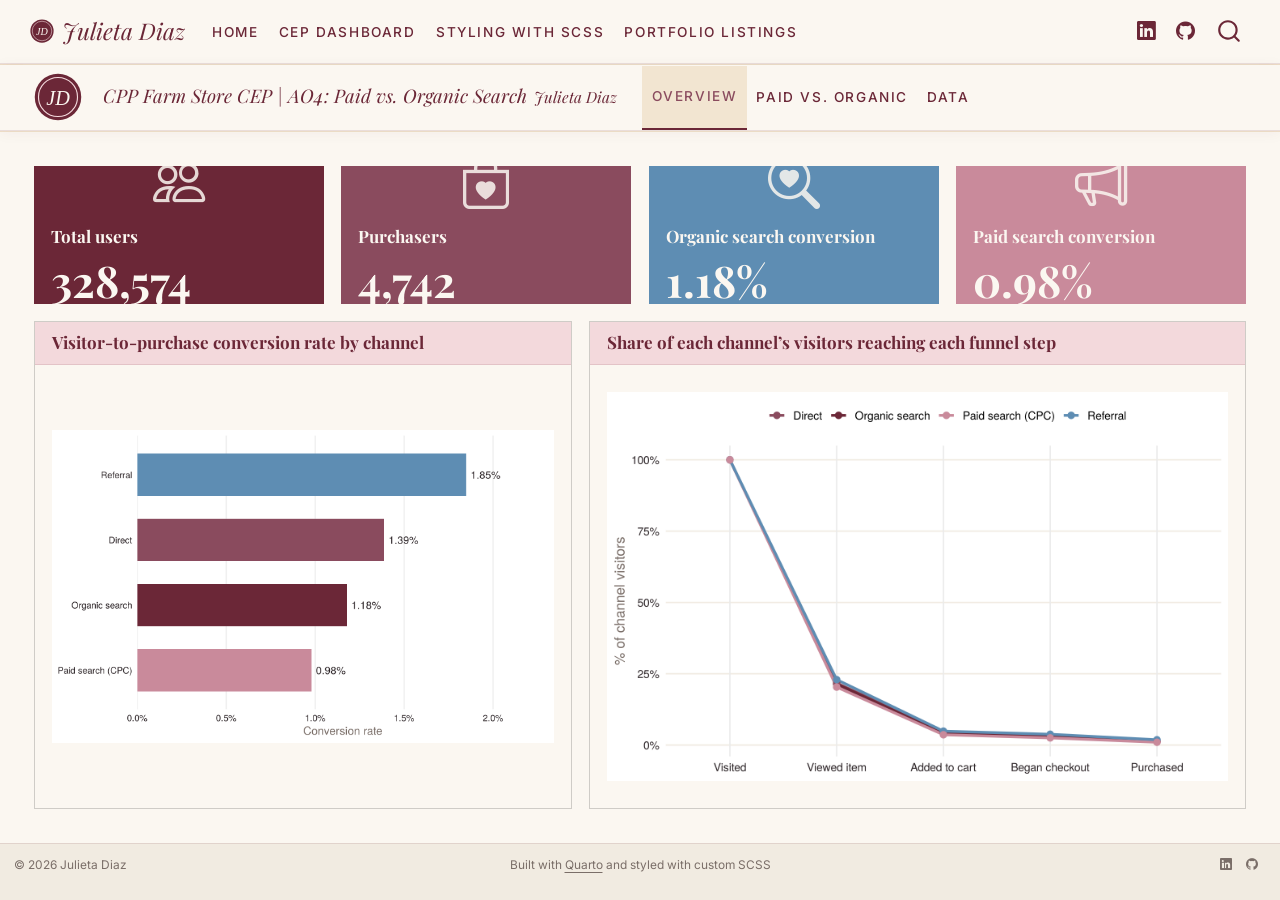
<file: docs/farm-store-dashboard.html>
<!DOCTYPE html>
<html xmlns="http://www.w3.org/1999/xhtml" lang="en" xml:lang="en"><head>

<meta charset="utf-8">
<meta name="generator" content="quarto-1.9.38">

<meta name="viewport" content="width=device-width, initial-scale=1.0, user-scalable=yes">

<meta name="author" content="Julieta Diaz">

<title>CPP Farm Store CEP | AO4: Paid vs.&nbsp;Organic Search – Julieta Diaz</title>
<style>
/* Default styles provided by pandoc.
** See https://pandoc.org/MANUAL.html#variables-for-html for config info.
*/
code{white-space: pre-wrap;}
span.smallcaps{font-variant: small-caps;}
div.columns{display: flex; gap: min(4vw, 1.5em);}
div.column{flex: auto; overflow-x: auto;}
div.hanging-indent{margin-left: 1.5em; text-indent: -1.5em;}
ul.task-list{list-style: none;}
ul.task-list li input[type="checkbox"] {
  width: 0.8em;
  margin: 0 0.8em 0.2em -1em; /* quarto-specific, see https://github.com/quarto-dev/quarto-cli/issues/4556 */ 
  vertical-align: middle;
}
</style>


<script src="site_libs/quarto-nav/quarto-nav.js"></script>
<script src="site_libs/quarto-nav/headroom.min.js"></script>
<script src="site_libs/clipboard/clipboard.min.js"></script>
<script src="site_libs/quarto-search/autocomplete.umd.js"></script>
<script src="site_libs/quarto-search/fuse.min.js"></script>
<script src="site_libs/quarto-search/quarto-search.js"></script>
<meta name="quarto:offset" content="./">
<link href="./images/favicon.svg" rel="icon" type="image/svg+xml">
<script src="site_libs/quarto-html/quarto.js" type="module"></script>
<script src="site_libs/quarto-html/tabsets/tabsets.js" type="module"></script>
<script src="site_libs/quarto-html/popper.min.js"></script>
<script src="site_libs/quarto-html/tippy.umd.min.js"></script>
<script src="site_libs/quarto-html/anchor.min.js"></script>
<link href="site_libs/quarto-html/tippy.css" rel="stylesheet">
<link href="site_libs/quarto-html/quarto-syntax-highlighting-15634bcf2e68342d4ad2dfa704d543f6.css" rel="stylesheet" class="quarto-color-scheme" id="quarto-text-highlighting-styles">
<link href="site_libs/quarto-html/quarto-syntax-highlighting-dark-0a6b7249c26820e032cb0bd839ff02b1.css" rel="stylesheet" class="quarto-color-scheme quarto-color-alternate" id="quarto-text-highlighting-styles">
<link href="site_libs/quarto-html/quarto-syntax-highlighting-15634bcf2e68342d4ad2dfa704d543f6.css" rel="stylesheet" class="quarto-color-scheme-extra" id="quarto-text-highlighting-styles">
<script src="site_libs/bootstrap/bootstrap.min.js"></script>
<link href="site_libs/bootstrap/bootstrap-icons.css" rel="stylesheet">
<link href="site_libs/bootstrap/bootstrap-148db04e6c8853f5a953f79d34d3429c.min.css" rel="stylesheet" append-hash="true" class="quarto-color-scheme" id="quarto-bootstrap" data-mode="light">
<link href="site_libs/bootstrap/bootstrap-dark-148db04e6c8853f5a953f79d34d3429c.min.css" rel="stylesheet" append-hash="true" class="quarto-color-scheme quarto-color-alternate" id="quarto-bootstrap" data-mode="light">
<link href="site_libs/bootstrap/bootstrap-148db04e6c8853f5a953f79d34d3429c.min.css" rel="stylesheet" append-hash="true" class="quarto-color-scheme-extra" id="quarto-bootstrap" data-mode="light">
<script src="site_libs/quarto-dashboard/quarto-dashboard.js"></script>
<script src="site_libs/quarto-dashboard/stickythead.js"></script>



<script src="site_libs/quarto-dashboard/web-components.js" type="module"></script>
<script src="site_libs/quarto-dashboard/components.js"></script>

<script id="quarto-search-options" type="application/json">{
  "location": "navbar",
  "copy-button": false,
  "collapse-after": 3,
  "panel-placement": "end",
  "type": "overlay",
  "limit": 50,
  "keyboard-shortcut": [
    "f",
    "/",
    "s"
  ],
  "show-item-context": false,
  "language": {
    "search-no-results-text": "No results",
    "search-matching-documents-text": "matching documents",
    "search-copy-link-title": "Copy link to search",
    "search-hide-matches-text": "Hide additional matches",
    "search-more-match-text": "more match in this document",
    "search-more-matches-text": "more matches in this document",
    "search-clear-button-title": "Clear",
    "search-text-placeholder": "",
    "search-detached-cancel-button-title": "Cancel",
    "search-submit-button-title": "Submit",
    "search-label": "Search"
  }
}</script>


</head>

<body class="quarto-dashboard nav-fixed dashboard-fill fullcontent quarto-light">


<div id="quarto-search-results"></div>
  <header id="quarto-header" class="headroom fixed-top">
    <nav class="navbar navbar-expand-lg " data-bs-theme="dark">
      <div class="navbar-container container-fluid">
      <div class="navbar-brand-container mx-auto">
    <a href="./index.html" class="navbar-brand navbar-brand-logo">
    <img src="./images/favicon.svg" alt="" class="navbar-logo light-content">
    <img src="./images/favicon.svg" alt="" class="navbar-logo dark-content">
    </a>
    <a class="navbar-brand" href="./index.html">
    <span class="navbar-title">Julieta Diaz</span>
    </a>
  </div>
            <div id="quarto-search" class="" title="Search"></div>
          <button class="navbar-toggler" type="button" data-bs-toggle="collapse" data-bs-target="#navbarCollapse" aria-controls="navbarCollapse" role="menu" aria-expanded="false" aria-label="Toggle navigation" onclick="if (window.quartoToggleHeadroom) { window.quartoToggleHeadroom(); }">
  <span class="navbar-toggler-icon"></span>
</button>
          <div class="collapse navbar-collapse" id="navbarCollapse">
            <ul class="navbar-nav navbar-nav-scroll me-auto">
  <li class="nav-item">
    <a class="nav-link" href="./index.html"> 
<span class="menu-text">Home</span></a>
  </li>  
  <li class="nav-item">
    <a class="nav-link" href="./cep-dashboard.html"> 
<span class="menu-text">CEP Dashboard</span></a>
  </li>  
  <li class="nav-item">
    <a class="nav-link" href="./css-scss.html"> 
<span class="menu-text">Styling with SCSS</span></a>
  </li>  
  <li class="nav-item">
    <a class="nav-link" href="./listings.html"> 
<span class="menu-text">Portfolio Listings</span></a>
  </li>  
</ul>
            <ul class="navbar-nav navbar-nav-scroll ms-auto">
  <li class="nav-item compact">
    <a class="nav-link" href="https://www.linkedin.com/in/julieta-diaz-91538b1b8"> <i class="bi bi-linkedin" role="img" aria-label="LinkedIn">
</i> 
<span class="menu-text"></span></a>
  </li>  
  <li class="nav-item compact">
    <a class="nav-link" href="https://github.com/jukedz/msdm-portfolio"> <i class="bi bi-github" role="img" aria-label="GitHub">
</i> 
<span class="menu-text"></span></a>
  </li>  
</ul>
          </div> <!-- /navcollapse -->
            <div class="quarto-navbar-tools">
</div>
      </div> <!-- /container-fluid -->
    </nav>
<header id="quarto-dashboard-header">
<nav class="navbar navbar-expand-md slim" data-bs-theme="dark">
  <div class="navbar-container container-fluid">
    <button class="navbar-toggler" type="button" data-bs-toggle="collapse" data-bs-target="#dashboard-collapse" aria-controls="dashboard-collapse" aria-expanded="false" aria-label="Toggle navigation">
      <span class="navbar-toggler-icon"></span>
    </button>    


    <div class="navbar-brand-container">
    <a href="#"><img src="images/favicon.svg" alt="" class="navbar-logo light-content d-inline-block"></a>
    <a href="#"><img src="images/favicon.svg" alt="" class="navbar-logo dark-content d-inline-block"></a>
      <div class="navbar-title">
        <div class="navbar-title-text"><a href="#">CPP Farm Store CEP | AO4: Paid vs.&nbsp;Organic Search</a></div>
        
        <div class="navbar-author">Julieta Diaz</div>
      </div>
    </div>
<div id="dashboard-collapse" class="navbar-collapse collapse"><ul class="navbar-nav navbar-nav-scroll me-auto" role="tablist"><li class="nav-item" role="presentation"><a id="tab-overview" class="nav-link active" data-bs-toggle="tab" role="tab" data-bs-target="#overview" data-scrolling="false" href="#overview" aria-controls="overview" aria-selected="true"><span class="nav-link-text">Overview</span></a></li><li class="nav-item" role="presentation"><a id="tab-paid-vs.-organic" class="nav-link" data-bs-toggle="tab" role="tab" data-bs-target="#paid-vs.-organic" data-scrolling="false" href="#paid-vs.-organic" aria-controls="paid-vs.-organic" aria-selected="false"><span class="nav-link-text">Paid vs.&nbsp;Organic</span></a></li><li class="nav-item" role="presentation"><a id="tab-data" class="nav-link" data-bs-toggle="tab" role="tab" data-bs-target="#data" data-scrolling="false" href="#data" aria-controls="data" aria-selected="false"><span class="nav-link-text">Data</span></a></li></ul></div></div>
</nav>
</header></header>
<!-- content -->
<div id="quarto-content" class="quarto-container page-layout-custom page-navbar quarto-dashboard-content bslib-gap-spacing html-fill-container bslib-page-fill quarto-dashboard-pages">
<!-- sidebar -->
<!-- margin-sidebar -->
<!-- main -->

<div class="bslib-grid-item html-fill-item tab-content bslib-grid" data-layout="fill" style="display: grid; grid-template-rows: minmax(3em, 1fr); grid-auto-columns: minmax(0, 1fr);">
<div id="overview" class="dashboard-page tab-pane show active html-fill-item html-fill-container" data-orientation="rows" aria-labelledby="tab-overview">
<div class="html-fill-item html-fill-container bslib-grid" style="display: grid; grid-template-rows: minmax(3em, 22fr) minmax(3em, 78fr); grid-auto-columns: minmax(0, 1fr);">
<div class="html-fill-item html-fill-container bslib-grid" style="display: grid; grid-template-columns: minmax(3em, 1fr) minmax(3em, 1fr) minmax(3em, 1fr) minmax(3em, 1fr);
grid-auto-rows: minmax(0, 1fr);">
<div class="card valuebox cell html-fill-item html-fill-container bslib-card bslib-value-box showcase-left-center" data-bslib-card-init="" data-require-bs-caller="card()" style=" background: #6B2737;">
<div class="card-body html-fill-item html-fill-container">
<div data-icon="people" class="html-fill-item html-fill-container value-box-grid">
<div class="value-box-showcase html-fill-item html-fill-container">

<i class="bi bi-people"></i></div>
<div class="value-box-area">
<p class="value-box-title">
Total users
</p>
<p class="value-box-value">
328,574
</p>
</div>
</div>
</div>
<script data-bslib-card-init="">bslib.Card.initializeAllCards();</script></div><div class="card valuebox cell html-fill-item html-fill-container bslib-card bslib-value-box showcase-left-center" data-bslib-card-init="" data-require-bs-caller="card()" style=" background: #8A4B5E;">
<div class="card-body html-fill-item html-fill-container">
<div data-icon="bag-heart" class="html-fill-item html-fill-container value-box-grid">
<div class="value-box-showcase html-fill-item html-fill-container">

<i class="bi bi-bag-heart"></i></div>
<div class="value-box-area">
<p class="value-box-title">
Purchasers
</p>
<p class="value-box-value">
4,742
</p>
</div>
</div>
</div>
<script data-bslib-card-init="">bslib.Card.initializeAllCards();</script></div><div class="card valuebox cell html-fill-item html-fill-container bslib-card bslib-value-box showcase-left-center" data-bslib-card-init="" data-require-bs-caller="card()" style=" background: #5E8DB3;">
<div class="card-body html-fill-item html-fill-container">
<div data-icon="search-heart" class="html-fill-item html-fill-container value-box-grid">
<div class="value-box-showcase html-fill-item html-fill-container">

<i class="bi bi-search-heart"></i></div>
<div class="value-box-area">
<p class="value-box-title">
Organic search conversion
</p>
<p class="value-box-value">
1.18%
</p>
</div>
</div>
</div>
<script data-bslib-card-init="">bslib.Card.initializeAllCards();</script></div><div class="card valuebox cell html-fill-item html-fill-container bslib-card bslib-value-box showcase-left-center" data-bslib-card-init="" data-require-bs-caller="card()" style=" background: #C98A9B;">
<div class="card-body html-fill-item html-fill-container">
<div data-icon="megaphone" class="html-fill-item html-fill-container value-box-grid">
<div class="value-box-showcase html-fill-item html-fill-container">

<i class="bi bi-megaphone"></i></div>
<div class="value-box-area">
<p class="value-box-title">
Paid search conversion
</p>
<p class="value-box-value">
0.98%
</p>
</div>
</div>
</div>
<script data-bslib-card-init="">bslib.Card.initializeAllCards();</script></div>
</div>
<div class="html-fill-item html-fill-container bslib-grid" style="display: grid; grid-template-columns: minmax(3em, 45fr) minmax(3em, 55fr);
grid-auto-rows: minmax(0, 1fr);">
<div class="html-fill-item html-fill-container bslib-grid" style="display: grid; grid-template-rows: minmax(3em, 1fr); grid-auto-columns: minmax(0, 1fr);">
<div class="card cell html-fill-item html-fill-container bslib-card" data-title="Visitor-to-purchase conversion rate by channel" data-bslib-card-init="" data-require-bs-caller="card()" data-full-screen="false">
<div class="card-header"><div class="card-title"><span style="display: inline">
Visitor-to-purchase conversion rate by channel
</span></div></div>
<div class="card-body html-fill-item html-fill-container">
<div class="cell-output-display html-fill-item html-fill-container">
<img src="farm-store-dashboard_files/figure-html/unnamed-chunk-7-1.png" class="img-fluid quarto-dashboard-img-contain">
</div>
</div>
<bslib-tooltip placement="auto" bsoptions="[]" data-require-bs-version="5" data-require-bs-caller="tooltip()">
    <template>Expand</template>
    <span class="bslib-full-screen-enter badge rounded-pill">
        <svg xmlns="http://www.w3.org/2000/svg" viewbox="0 0 24 24" style="height:1em;width:1em;" aria-hidden="true" role="img"><path d="M20 5C20 4.4 19.6 4 19 4H13C12.4 4 12 3.6 12 3C12 2.4 12.4 2 13 2H21C21.6 2 22 2.4 22 3V11C22 11.6 21.6 12 21 12C20.4 12 20 11.6 20 11V5ZM4 19C4 19.6 4.4 20 5 20H11C11.6 20 12 20.4 12 21C12 21.6 11.6 22 11 22H3C2.4 22 2 21.6 2 21V13C2 12.4 2.4 12 3 12C3.6 12 4 12.4 4 13V19Z"></path></svg>
    </span>
</bslib-tooltip><script data-bslib-card-init="">bslib.Card.initializeAllCards();</script></div>
</div><div class="html-fill-item html-fill-container bslib-grid" style="display: grid; grid-template-rows: minmax(3em, 1fr); grid-auto-columns: minmax(0, 1fr);">
<div class="card cell html-fill-item html-fill-container bslib-card" data-title="Share of each channel's visitors reaching each funnel step" data-bslib-card-init="" data-require-bs-caller="card()" data-full-screen="false">
<div class="card-header"><div class="card-title"><span style="display: inline">
Share of each channel’s visitors reaching each funnel step
</span></div></div>
<div class="card-body html-fill-item html-fill-container">
<div class="cell-output-display html-fill-item html-fill-container">
<img src="farm-store-dashboard_files/figure-html/unnamed-chunk-8-1.png" class="img-fluid quarto-dashboard-img-contain">
</div>
</div>
<bslib-tooltip placement="auto" bsoptions="[]" data-require-bs-version="5" data-require-bs-caller="tooltip()">
    <template>Expand</template>
    <span class="bslib-full-screen-enter badge rounded-pill">
        <svg xmlns="http://www.w3.org/2000/svg" viewbox="0 0 24 24" style="height:1em;width:1em;" aria-hidden="true" role="img"><path d="M20 5C20 4.4 19.6 4 19 4H13C12.4 4 12 3.6 12 3C12 2.4 12.4 2 13 2H21C21.6 2 22 2.4 22 3V11C22 11.6 21.6 12 21 12C20.4 12 20 11.6 20 11V5ZM4 19C4 19.6 4.4 20 5 20H11C11.6 20 12 20.4 12 21C12 21.6 11.6 22 11 22H3C2.4 22 2 21.6 2 21V13C2 12.4 2.4 12 3 12C3.6 12 4 12.4 4 13V19Z"></path></svg>
    </span>
</bslib-tooltip><script data-bslib-card-init="">bslib.Card.initializeAllCards();</script></div>
</div>
</div>
</div>
</div>
<div id="paid-vs.-organic" class="dashboard-page tab-pane grid-skip html-fill-item html-fill-container" data-orientation="rows" aria-labelledby="tab-paid-vs.-organic">
<div class="html-fill-item html-fill-container bslib-grid" style="display: grid; grid-template-rows: minmax(3em, 55fr) minmax(3em, 45fr); grid-auto-columns: minmax(0, 1fr);">
<div class="html-fill-item html-fill-container bslib-grid" style="display: grid; grid-template-columns: minmax(3em, 1fr) minmax(3em, 1fr);
grid-auto-rows: minmax(0, 1fr);">
<div class="card html-fill-item html-fill-container bslib-card" data-title="What the test asks" data-bslib-card-init="" data-require-bs-caller="card()" data-full-screen="false">
<div class="card-header"><div class="card-title"><span style="display: inline">
What the test asks
</span></div></div>
<div class="card-body html-fill-item html-fill-container">
<p><strong>Analytics Objective (AO4):</strong> Analyze GA4 conversion path data to evaluate whether Google Shopping Ads would improve traffic-to-purchase conversion for the CPP Farm Store.</p>
<p>A chi-square test of independence checks whether purchasing depends on the traffic channel (organic search vs.&nbsp;paid search).</p>
<ul>
<li>Chi-square = 4.55, df = 1, p = 0.033</li>
<li>Paid search converted at <strong>0.98%</strong> vs.&nbsp;<strong>1.18%</strong> for organic search.</li>
</ul>
</div>
<bslib-tooltip placement="auto" bsoptions="[]" data-require-bs-version="5" data-require-bs-caller="tooltip()">
    <template>Expand</template>
    <span class="bslib-full-screen-enter badge rounded-pill">
        <svg xmlns="http://www.w3.org/2000/svg" viewbox="0 0 24 24" style="height:1em;width:1em;" aria-hidden="true" role="img"><path d="M20 5C20 4.4 19.6 4 19 4H13C12.4 4 12 3.6 12 3C12 2.4 12.4 2 13 2H21C21.6 2 22 2.4 22 3V11C22 11.6 21.6 12 21 12C20.4 12 20 11.6 20 11V5ZM4 19C4 19.6 4.4 20 5 20H11C11.6 20 12 20.4 12 21C12 21.6 11.6 22 11 22H3C2.4 22 2 21.6 2 21V13C2 12.4 2.4 12 3 12C3.6 12 4 12.4 4 13V19Z"></path></svg>
    </span>
</bslib-tooltip><script data-bslib-card-init="">bslib.Card.initializeAllCards();</script></div><div class="card html-fill-item html-fill-container bslib-card" data-title="What it means for the Farm Store" data-bslib-card-init="" data-require-bs-caller="card()" data-full-screen="false">
<div class="card-header"><div class="card-title"><span style="display: inline">
What it means for the Farm Store
</span></div></div>
<div class="card-body html-fill-item html-fill-container">
<p>In this sample store, paid clicks converted <strong>lower</strong> than organic search. Paying for traffic did not automatically produce more buyers, which supports research arguing that trust and perceived value drive purchases from Shopping Ads more than exposure alone.</p>
<p>Before spending on ads, the Farm Store should strengthen organic SEO and measure its own GA4 baseline, then test Shopping Ads in a short, tracked campaign.</p>
</div>
<bslib-tooltip placement="auto" bsoptions="[]" data-require-bs-version="5" data-require-bs-caller="tooltip()">
    <template>Expand</template>
    <span class="bslib-full-screen-enter badge rounded-pill">
        <svg xmlns="http://www.w3.org/2000/svg" viewbox="0 0 24 24" style="height:1em;width:1em;" aria-hidden="true" role="img"><path d="M20 5C20 4.4 19.6 4 19 4H13C12.4 4 12 3.6 12 3C12 2.4 12.4 2 13 2H21C21.6 2 22 2.4 22 3V11C22 11.6 21.6 12 21 12C20.4 12 20 11.6 20 11V5ZM4 19C4 19.6 4.4 20 5 20H11C11.6 20 12 20.4 12 21C12 21.6 11.6 22 11 22H3C2.4 22 2 21.6 2 21V13C2 12.4 2.4 12 3 12C3.6 12 4 12.4 4 13V19Z"></path></svg>
    </span>
</bslib-tooltip><script data-bslib-card-init="">bslib.Card.initializeAllCards();</script></div>
</div>
<div class="html-fill-item html-fill-container bslib-grid" style="display: grid; grid-template-columns: minmax(3em, 1fr);
grid-auto-rows: minmax(0, 1fr);">
<div class="card cell html-fill-item html-fill-container bslib-card" data-title="Purchasers vs. non-purchasers by channel" data-bslib-card-init="" data-require-bs-caller="card()" data-full-screen="false">
<div class="card-header"><div class="card-title"><span style="display: inline">
Purchasers vs.&nbsp;non-purchasers by channel
</span></div></div>
<div class="card-body html-fill-item html-fill-container">
<div class="cell-output-display html-fill-item html-fill-container">
<img src="farm-store-dashboard_files/figure-html/unnamed-chunk-9-1.png" class="img-fluid quarto-dashboard-img-contain">
</div>
</div>
<bslib-tooltip placement="auto" bsoptions="[]" data-require-bs-version="5" data-require-bs-caller="tooltip()">
    <template>Expand</template>
    <span class="bslib-full-screen-enter badge rounded-pill">
        <svg xmlns="http://www.w3.org/2000/svg" viewbox="0 0 24 24" style="height:1em;width:1em;" aria-hidden="true" role="img"><path d="M20 5C20 4.4 19.6 4 19 4H13C12.4 4 12 3.6 12 3C12 2.4 12.4 2 13 2H21C21.6 2 22 2.4 22 3V11C22 11.6 21.6 12 21 12C20.4 12 20 11.6 20 11V5ZM4 19C4 19.6 4.4 20 5 20H11C11.6 20 12 20.4 12 21C12 21.6 11.6 22 11 22H3C2.4 22 2 21.6 2 21V13C2 12.4 2.4 12 3 12C3.6 12 4 12.4 4 13V19Z"></path></svg>
    </span>
</bslib-tooltip><script data-bslib-card-init="">bslib.Card.initializeAllCards();</script></div>
</div>
</div>
</div>
<div id="data" class="dashboard-page tab-pane grid-skip html-fill-item html-fill-container" data-orientation="rows" aria-labelledby="tab-data">
<div class="html-fill-item html-fill-container bslib-grid" style="display: grid; grid-template-rows: minmax(3em, 70fr) minmax(3em, 30fr); grid-auto-columns: minmax(0, 1fr);">
<div class="html-fill-item html-fill-container bslib-grid" style="display: grid; grid-template-columns: minmax(3em, 1fr);
grid-auto-rows: minmax(0, 1fr);">
<div class="card cell html-fill-item html-fill-container bslib-card" data-title="Users and funnel counts by channel" data-bslib-card-init="" data-require-bs-caller="card()" data-full-screen="false">
<div class="card-header"><div class="card-title"><span style="display: inline">
Users and funnel counts by channel
</span></div></div>
<div class="card-body html-fill-item html-fill-container">
<div class="cell-output-display html-fill-item html-fill-container">
<table class="caption-top table table-sm table-striped small">
<colgroup>
<col style="width: 19%">
<col style="width: 8%">
<col style="width: 12%">
<col style="width: 15%">
<col style="width: 16%">
<col style="width: 10%">
<col style="width: 17%">
</colgroup>
<thead>
<tr class="header">
<th style="text-align: left;">Channel</th>
<th style="text-align: right;">Users</th>
<th style="text-align: right;">Viewed item</th>
<th style="text-align: right;">Added to cart</th>
<th style="text-align: right;">Began checkout</th>
<th style="text-align: right;">Purchased</th>
<th style="text-align: right;">Conversion rate</th>
</tr>
</thead>
<tbody>
<tr class="odd">
<td style="text-align: left;">Organic search</td>
<td style="text-align: right;">112,358</td>
<td style="text-align: right;">24,077</td>
<td style="text-align: right;">4,508</td>
<td style="text-align: right;">3,298</td>
<td style="text-align: right;">1,323</td>
<td style="text-align: right;">1.18%</td>
</tr>
<tr class="even">
<td style="text-align: left;">Direct</td>
<td style="text-align: right;">75,951</td>
<td style="text-align: right;">16,492</td>
<td style="text-align: right;">3,338</td>
<td style="text-align: right;">2,430</td>
<td style="text-align: right;">1,054</td>
<td style="text-align: right;">1.39%</td>
</tr>
<tr class="odd">
<td style="text-align: left;">Referral</td>
<td style="text-align: right;">55,495</td>
<td style="text-align: right;">12,730</td>
<td style="text-align: right;">2,704</td>
<td style="text-align: right;">2,099</td>
<td style="text-align: right;">1,026</td>
<td style="text-align: right;">1.85%</td>
</tr>
<tr class="even">
<td style="text-align: left;">Paid search (CPC)</td>
<td style="text-align: right;">15,528</td>
<td style="text-align: right;">3,156</td>
<td style="text-align: right;">561</td>
<td style="text-align: right;">390</td>
<td style="text-align: right;">152</td>
<td style="text-align: right;">0.98%</td>
</tr>
</tbody>
</table>
</div>
</div>
<bslib-tooltip placement="auto" bsoptions="[]" data-require-bs-version="5" data-require-bs-caller="tooltip()">
    <template>Expand</template>
    <span class="bslib-full-screen-enter badge rounded-pill">
        <svg xmlns="http://www.w3.org/2000/svg" viewbox="0 0 24 24" style="height:1em;width:1em;" aria-hidden="true" role="img"><path d="M20 5C20 4.4 19.6 4 19 4H13C12.4 4 12 3.6 12 3C12 2.4 12.4 2 13 2H21C21.6 2 22 2.4 22 3V11C22 11.6 21.6 12 21 12C20.4 12 20 11.6 20 11V5ZM4 19C4 19.6 4.4 20 5 20H11C11.6 20 12 20.4 12 21C12 21.6 11.6 22 11 22H3C2.4 22 2 21.6 2 21V13C2 12.4 2.4 12 3 12C3.6 12 4 12.4 4 13V19Z"></path></svg>
    </span>
</bslib-tooltip><script data-bslib-card-init="">bslib.Card.initializeAllCards();</script></div>
</div>
<div class="html-fill-item html-fill-container bslib-grid" style="display: grid; grid-template-columns: minmax(3em, 1fr);
grid-auto-rows: minmax(0, 1fr);">
<div class="card html-fill-item html-fill-container bslib-card" data-title="About the data" data-bslib-card-init="" data-require-bs-caller="card()" data-full-screen="false">
<div class="card-header"><div class="card-title"><span style="display: inline">
About the data
</span></div></div>
<div class="card-body html-fill-item html-fill-container">
<p>Source: Google’s public GA4 sample e-commerce dataset (Google Merchandise Store, <code>bigquery-public-data.ga4_obfuscated_sample_ecommerce</code>), November 2020 to January 2021, queried in BigQuery with SQL and cached as a CSV. It has the same schema as the Farm Store’s future GA4 export, so this dashboard will update with real Farm Store data by swapping one file.</p>
</div>
<bslib-tooltip placement="auto" bsoptions="[]" data-require-bs-version="5" data-require-bs-caller="tooltip()">
    <template>Expand</template>
    <span class="bslib-full-screen-enter badge rounded-pill">
        <svg xmlns="http://www.w3.org/2000/svg" viewbox="0 0 24 24" style="height:1em;width:1em;" aria-hidden="true" role="img"><path d="M20 5C20 4.4 19.6 4 19 4H13C12.4 4 12 3.6 12 3C12 2.4 12.4 2 13 2H21C21.6 2 22 2.4 22 3V11C22 11.6 21.6 12 21 12C20.4 12 20 11.6 20 11V5ZM4 19C4 19.6 4.4 20 5 20H11C11.6 20 12 20.4 12 21C12 21.6 11.6 22 11 22H3C2.4 22 2 21.6 2 21V13C2 12.4 2.4 12 3 12C3.6 12 4 12.4 4 13V19Z"></path></svg>
    </span>
</bslib-tooltip><script data-bslib-card-init="">bslib.Card.initializeAllCards();</script></div><div id="3ade8a4a-fb1d-4a6c-8409-ac45482d5fc9" class="hidden html-fill-item html-fill-container">

</div>
</div>
</div>
</div>
</div>


<script id="quarto-html-after-body" type="application/javascript">
  window.document.addEventListener("DOMContentLoaded", function (event) {
    const icon = "";
    const anchorJS = new window.AnchorJS();
    anchorJS.options = {
      placement: 'right',
      icon: icon
    };
    anchorJS.add('.anchored');
    const isCodeAnnotation = (el) => {
      for (const clz of el.classList) {
        if (clz.startsWith('code-annotation-')) {                     
          return true;
        }
      }
      return false;
    }
    const onCopySuccess = function(e) {
      // button target
      const button = e.trigger;
      // don't keep focus
      button.blur();
      // flash "checked"
      button.classList.add('code-copy-button-checked');
      var currentTitle = button.getAttribute("title");
      button.setAttribute("title", "Copied!");
      let tooltip;
      if (window.bootstrap) {
        button.setAttribute("data-bs-toggle", "tooltip");
        button.setAttribute("data-bs-placement", "left");
        button.setAttribute("data-bs-title", "Copied!");
        tooltip = new bootstrap.Tooltip(button, 
          { trigger: "manual", 
            customClass: "code-copy-button-tooltip",
            offset: [0, -8]});
        tooltip.show();    
      }
      setTimeout(function() {
        if (tooltip) {
          tooltip.hide();
          button.removeAttribute("data-bs-title");
          button.removeAttribute("data-bs-toggle");
          button.removeAttribute("data-bs-placement");
        }
        button.setAttribute("title", currentTitle);
        button.classList.remove('code-copy-button-checked');
      }, 1000);
      // clear code selection
      e.clearSelection();
    }
    const getTextToCopy = function(trigger) {
      const outerScaffold = trigger.parentElement.cloneNode(true);
      const codeEl = outerScaffold.querySelector('code');
      for (const childEl of codeEl.children) {
        if (isCodeAnnotation(childEl)) {
          childEl.remove();
        }
      }
      return codeEl.innerText;
    }
    const clipboard = new window.ClipboardJS('.code-copy-button:not([data-in-quarto-modal])', {
      text: getTextToCopy
    });
    clipboard.on('success', onCopySuccess);
    if (window.document.getElementById('quarto-embedded-source-code-modal')) {
      const clipboardModal = new window.ClipboardJS('.code-copy-button[data-in-quarto-modal]', {
        text: getTextToCopy,
        container: window.document.getElementById('quarto-embedded-source-code-modal')
      });
      clipboardModal.on('success', onCopySuccess);
    }
      var localhostRegex = new RegExp(/^(?:http|https):\/\/localhost\:?[0-9]*\//);
      var mailtoRegex = new RegExp(/^mailto:/);
        var filterRegex = new RegExp("https:\/\/jukedz\.github\.io\/msdm-portfolio\/");
      var isInternal = (href) => {
          return filterRegex.test(href) || localhostRegex.test(href) || mailtoRegex.test(href);
      }
      // Inspect non-navigation links and adorn them if external
     var links = window.document.querySelectorAll('a[href]:not(.nav-link):not(.navbar-brand):not(.toc-action):not(.sidebar-link):not(.sidebar-item-toggle):not(.pagination-link):not(.no-external):not([aria-hidden]):not(.dropdown-item):not(.quarto-navigation-tool):not(.about-link)');
      for (var i=0; i<links.length; i++) {
        const link = links[i];
        if (!isInternal(link.href)) {
          // undo the damage that might have been done by quarto-nav.js in the case of
          // links that we want to consider external
          if (link.dataset.originalHref !== undefined) {
            link.href = link.dataset.originalHref;
          }
        }
      }
    function tippyHover(el, contentFn, onTriggerFn, onUntriggerFn) {
      const config = {
        allowHTML: true,
        maxWidth: 500,
        delay: 100,
        arrow: false,
        appendTo: function(el) {
            return el.parentElement;
        },
        interactive: true,
        interactiveBorder: 10,
        theme: 'quarto',
        placement: 'bottom-start',
      };
      if (contentFn) {
        config.content = contentFn;
      }
      if (onTriggerFn) {
        config.onTrigger = onTriggerFn;
      }
      if (onUntriggerFn) {
        config.onUntrigger = onUntriggerFn;
      }
      window.tippy(el, config); 
    }
    const noterefs = window.document.querySelectorAll('a[role="doc-noteref"]');
    for (var i=0; i<noterefs.length; i++) {
      const ref = noterefs[i];
      tippyHover(ref, function() {
        // use id or data attribute instead here
        let href = ref.getAttribute('data-footnote-href') || ref.getAttribute('href');
        try { href = new URL(href).hash; } catch {}
        const id = href.replace(/^#\/?/, "");
        const note = window.document.getElementById(id);
        if (note) {
          return note.innerHTML;
        } else {
          return "";
        }
      });
    }
    const xrefs = window.document.querySelectorAll('a.quarto-xref');
    const processXRef = (id, note) => {
      // Strip column container classes
      const stripColumnClz = (el) => {
        el.classList.remove("page-full", "page-columns");
        if (el.children) {
          for (const child of el.children) {
            stripColumnClz(child);
          }
        }
      }
      stripColumnClz(note)
      if (id === null || id.startsWith('sec-')) {
        // Special case sections, only their first couple elements
        const container = document.createElement("div");
        if (note.children && note.children.length > 2) {
          container.appendChild(note.children[0].cloneNode(true));
          for (let i = 1; i < note.children.length; i++) {
            const child = note.children[i];
            if (child.tagName === "P" && child.innerText === "") {
              continue;
            } else {
              container.appendChild(child.cloneNode(true));
              break;
            }
          }
          if (window.Quarto?.typesetMath) {
            window.Quarto.typesetMath(container);
          }
          return container.innerHTML
        } else {
          if (window.Quarto?.typesetMath) {
            window.Quarto.typesetMath(note);
          }
          return note.innerHTML;
        }
      } else {
        // Remove any anchor links if they are present
        const anchorLink = note.querySelector('a.anchorjs-link');
        if (anchorLink) {
          anchorLink.remove();
        }
        if (window.Quarto?.typesetMath) {
          window.Quarto.typesetMath(note);
        }
        if (note.classList.contains("callout")) {
          return note.outerHTML;
        } else {
          return note.innerHTML;
        }
      }
    }
    for (var i=0; i<xrefs.length; i++) {
      const xref = xrefs[i];
      tippyHover(xref, undefined, function(instance) {
        instance.disable();
        let url = xref.getAttribute('href');
        let hash = undefined; 
        if (url.startsWith('#')) {
          hash = url;
        } else {
          try { hash = new URL(url).hash; } catch {}
        }
        if (hash) {
          const id = hash.replace(/^#\/?/, "");
          const note = window.document.getElementById(id);
          if (note !== null) {
            try {
              const html = processXRef(id, note.cloneNode(true));
              instance.setContent(html);
            } finally {
              instance.enable();
              instance.show();
            }
          } else {
            // See if we can fetch this
            fetch(url.split('#')[0])
            .then(res => res.text())
            .then(html => {
              const parser = new DOMParser();
              const htmlDoc = parser.parseFromString(html, "text/html");
              const note = htmlDoc.getElementById(id);
              if (note !== null) {
                const html = processXRef(id, note);
                instance.setContent(html);
              } 
            }).finally(() => {
              instance.enable();
              instance.show();
            });
          }
        } else {
          // See if we can fetch a full url (with no hash to target)
          // This is a special case and we should probably do some content thinning / targeting
          fetch(url)
          .then(res => res.text())
          .then(html => {
            const parser = new DOMParser();
            const htmlDoc = parser.parseFromString(html, "text/html");
            const note = htmlDoc.querySelector('main.content');
            if (note !== null) {
              // This should only happen for chapter cross references
              // (since there is no id in the URL)
              // remove the first header
              if (note.children.length > 0 && note.children[0].tagName === "HEADER") {
                note.children[0].remove();
              }
              const html = processXRef(null, note);
              instance.setContent(html);
            } 
          }).finally(() => {
            instance.enable();
            instance.show();
          });
        }
      }, function(instance) {
      });
    }
        let selectedAnnoteEl;
        const selectorForAnnotation = ( cell, annotation) => {
          let cellAttr = 'data-code-cell="' + cell + '"';
          let lineAttr = 'data-code-annotation="' +  annotation + '"';
          const selector = 'span[' + cellAttr + '][' + lineAttr + ']';
          return selector;
        }
        const selectCodeLines = (annoteEl) => {
          const doc = window.document;
          const targetCell = annoteEl.getAttribute("data-target-cell");
          const targetAnnotation = annoteEl.getAttribute("data-target-annotation");
          const annoteSpan = window.document.querySelector(selectorForAnnotation(targetCell, targetAnnotation));
          const lines = annoteSpan.getAttribute("data-code-lines").split(",");
          const lineIds = lines.map((line) => {
            return targetCell + "-" + line;
          })
          let top = null;
          let height = null;
          let parent = null;
          if (lineIds.length > 0) {
              //compute the position of the single el (top and bottom and make a div)
              const el = window.document.getElementById(lineIds[0]);
              top = el.offsetTop;
              height = el.offsetHeight;
              parent = el.parentElement.parentElement;
            if (lineIds.length > 1) {
              const lastEl = window.document.getElementById(lineIds[lineIds.length - 1]);
              const bottom = lastEl.offsetTop + lastEl.offsetHeight;
              height = bottom - top;
            }
            if (top !== null && height !== null && parent !== null) {
              // cook up a div (if necessary) and position it 
              let div = window.document.getElementById("code-annotation-line-highlight");
              if (div === null) {
                div = window.document.createElement("div");
                div.setAttribute("id", "code-annotation-line-highlight");
                div.style.position = 'absolute';
                parent.appendChild(div);
              }
              div.style.top = top - 2 + "px";
              div.style.height = height + 4 + "px";
              div.style.left = 0;
              let gutterDiv = window.document.getElementById("code-annotation-line-highlight-gutter");
              if (gutterDiv === null) {
                gutterDiv = window.document.createElement("div");
                gutterDiv.setAttribute("id", "code-annotation-line-highlight-gutter");
                gutterDiv.style.position = 'absolute';
                const codeCell = window.document.getElementById(targetCell);
                const gutter = codeCell.querySelector('.code-annotation-gutter');
                gutter.appendChild(gutterDiv);
              }
              gutterDiv.style.top = top - 2 + "px";
              gutterDiv.style.height = height + 4 + "px";
            }
            selectedAnnoteEl = annoteEl;
          }
        };
        const unselectCodeLines = () => {
          const elementsIds = ["code-annotation-line-highlight", "code-annotation-line-highlight-gutter"];
          elementsIds.forEach((elId) => {
            const div = window.document.getElementById(elId);
            if (div) {
              div.remove();
            }
          });
          selectedAnnoteEl = undefined;
        };
          // Handle positioning of the toggle
      window.addEventListener(
        "resize",
        throttle(() => {
          elRect = undefined;
          if (selectedAnnoteEl) {
            selectCodeLines(selectedAnnoteEl);
          }
        }, 10)
      );
      function throttle(fn, ms) {
      let throttle = false;
      let timer;
        return (...args) => {
          if(!throttle) { // first call gets through
              fn.apply(this, args);
              throttle = true;
          } else { // all the others get throttled
              if(timer) clearTimeout(timer); // cancel #2
              timer = setTimeout(() => {
                fn.apply(this, args);
                timer = throttle = false;
              }, ms);
          }
        };
      }
        // Attach click handler to the DT
        const annoteDls = window.document.querySelectorAll('dt[data-target-cell]');
        for (const annoteDlNode of annoteDls) {
          annoteDlNode.addEventListener('click', (event) => {
            const clickedEl = event.target;
            if (clickedEl !== selectedAnnoteEl) {
              unselectCodeLines();
              const activeEl = window.document.querySelector('dt[data-target-cell].code-annotation-active');
              if (activeEl) {
                activeEl.classList.remove('code-annotation-active');
              }
              selectCodeLines(clickedEl);
              clickedEl.classList.add('code-annotation-active');
            } else {
              // Unselect the line
              unselectCodeLines();
              clickedEl.classList.remove('code-annotation-active');
            }
          });
        }
    const findCites = (el) => {
      const parentEl = el.parentElement;
      if (parentEl) {
        const cites = parentEl.dataset.cites;
        if (cites) {
          return {
            el,
            cites: cites.split(' ')
          };
        } else {
          return findCites(el.parentElement)
        }
      } else {
        return undefined;
      }
    };
    var bibliorefs = window.document.querySelectorAll('a[role="doc-biblioref"]');
    for (var i=0; i<bibliorefs.length; i++) {
      const ref = bibliorefs[i];
      const citeInfo = findCites(ref);
      if (citeInfo) {
        tippyHover(citeInfo.el, function() {
          var popup = window.document.createElement('div');
          citeInfo.cites.forEach(function(cite) {
            var citeDiv = window.document.createElement('div');
            citeDiv.classList.add('hanging-indent');
            citeDiv.classList.add('csl-entry');
            var biblioDiv = window.document.getElementById('ref-' + cite);
            if (biblioDiv) {
              citeDiv.innerHTML = biblioDiv.innerHTML;
            }
            popup.appendChild(citeDiv);
          });
          return popup.innerHTML;
        });
      }
    }
  });
  </script>
</div> <!-- /content -->
<footer class="footer">
  <div class="nav-footer">
    <div class="nav-footer-left">
<p>© 2026 Julieta Diaz</p>
</div>   
    <div class="nav-footer-center">
<p>Built with <a href="https://quarto.org">Quarto</a> and styled with custom SCSS</p>
</div>
    <div class="nav-footer-right">
      <ul class="footer-items list-unstyled">
    <li class="nav-item compact">
    <a class="nav-link" href="https://www.linkedin.com/in/julieta-diaz-91538b1b8">
      <i class="bi bi-linkedin" role="img">
</i> 
    </a>
  </li>  
    <li class="nav-item compact">
    <a class="nav-link" href="https://github.com/jukedz/msdm-portfolio">
      <i class="bi bi-github" role="img">
</i> 
    </a>
  </li>  
</ul>
    </div>
  </div>
</footer>

<script type="application/javascript">
window.document.addEventListener("DOMContentLoaded", function (_event) {
  if (window.bslib.Card) {
    window.bslib.Card.initializeAllCards();
  }
}); 
</script>
  



</body></html>
</file>
<file: docs/site_libs/quarto-html/tippy.css>
.tippy-box[data-animation=fade][data-state=hidden]{opacity:0}[data-tippy-root]{max-width:calc(100vw - 10px)}.tippy-box{position:relative;background-color:#333;color:#fff;border-radius:4px;font-size:14px;line-height:1.4;white-space:normal;outline:0;transition-property:transform,visibility,opacity}.tippy-box[data-placement^=top]>.tippy-arrow{bottom:0}.tippy-box[data-placement^=top]>.tippy-arrow:before{bottom:-7px;left:0;border-width:8px 8px 0;border-top-color:initial;transform-origin:center top}.tippy-box[data-placement^=bottom]>.tippy-arrow{top:0}.tippy-box[data-placement^=bottom]>.tippy-arrow:before{top:-7px;left:0;border-width:0 8px 8px;border-bottom-color:initial;transform-origin:center bottom}.tippy-box[data-placement^=left]>.tippy-arrow{right:0}.tippy-box[data-placement^=left]>.tippy-arrow:before{border-width:8px 0 8px 8px;border-left-color:initial;right:-7px;transform-origin:center left}.tippy-box[data-placement^=right]>.tippy-arrow{left:0}.tippy-box[data-placement^=right]>.tippy-arrow:before{left:-7px;border-width:8px 8px 8px 0;border-right-color:initial;transform-origin:center right}.tippy-box[data-inertia][data-state=visible]{transition-timing-function:cubic-bezier(.54,1.5,.38,1.11)}.tippy-arrow{width:16px;height:16px;color:#333}.tippy-arrow:before{content:"";position:absolute;border-color:transparent;border-style:solid}.tippy-content{position:relative;padding:5px 9px;z-index:1}
</file>
<file: docs/site_libs/quarto-html/quarto-syntax-highlighting-15634bcf2e68342d4ad2dfa704d543f6.css>
/* quarto syntax highlight colors */
:root {
  --quarto-hl-ot-color: #003B4F;
  --quarto-hl-at-color: #657422;
  --quarto-hl-ss-color: #20794D;
  --quarto-hl-an-color: #5E5E5E;
  --quarto-hl-fu-color: #4758AB;
  --quarto-hl-st-color: #20794D;
  --quarto-hl-cf-color: #003B4F;
  --quarto-hl-op-color: #5E5E5E;
  --quarto-hl-er-color: #AD0000;
  --quarto-hl-bn-color: #AD0000;
  --quarto-hl-al-color: #AD0000;
  --quarto-hl-va-color: #111111;
  --quarto-hl-bu-color: inherit;
  --quarto-hl-ex-color: inherit;
  --quarto-hl-pp-color: #AD0000;
  --quarto-hl-in-color: #5E5E5E;
  --quarto-hl-vs-color: #20794D;
  --quarto-hl-wa-color: #5E5E5E;
  --quarto-hl-do-color: #5E5E5E;
  --quarto-hl-im-color: #00769E;
  --quarto-hl-ch-color: #20794D;
  --quarto-hl-dt-color: #AD0000;
  --quarto-hl-fl-color: #AD0000;
  --quarto-hl-co-color: #5E5E5E;
  --quarto-hl-cv-color: #5E5E5E;
  --quarto-hl-cn-color: #8f5902;
  --quarto-hl-sc-color: #5E5E5E;
  --quarto-hl-dv-color: #AD0000;
  --quarto-hl-kw-color: #003B4F;
}

/* other quarto variables */
:root {
  --quarto-font-monospace: SFMono-Regular, Menlo, Monaco, Consolas, "Liberation Mono", "Courier New", monospace;
}

/* syntax highlight based on Pandoc's rules */
pre > code.sourceCode > span {
  color: #003B4F;
}

code.sourceCode > span {
  color: #003B4F;
}

div.sourceCode,
div.sourceCode pre.sourceCode {
  color: #003B4F;
}

/* Normal */
code span {
  color: #003B4F;
}

/* Alert */
code span.al {
  color: #AD0000;
  font-style: inherit;
}

/* Annotation */
code span.an {
  color: #5E5E5E;
  font-style: inherit;
}

/* Attribute */
code span.at {
  color: #657422;
  font-style: inherit;
}

/* BaseN */
code span.bn {
  color: #AD0000;
  font-style: inherit;
}

/* BuiltIn */
code span.bu {
  font-style: inherit;
}

/* ControlFlow */
code span.cf {
  color: #003B4F;
  font-weight: bold;
  font-style: inherit;
}

/* Char */
code span.ch {
  color: #20794D;
  font-style: inherit;
}

/* Constant */
code span.cn {
  color: #8f5902;
  font-style: inherit;
}

/* Comment */
code span.co {
  color: #5E5E5E;
  font-style: inherit;
}

/* CommentVar */
code span.cv {
  color: #5E5E5E;
  font-style: italic;
}

/* Documentation */
code span.do {
  color: #5E5E5E;
  font-style: italic;
}

/* DataType */
code span.dt {
  color: #AD0000;
  font-style: inherit;
}

/* DecVal */
code span.dv {
  color: #AD0000;
  font-style: inherit;
}

/* Error */
code span.er {
  color: #AD0000;
  font-style: inherit;
}

/* Extension */
code span.ex {
  font-style: inherit;
}

/* Float */
code span.fl {
  color: #AD0000;
  font-style: inherit;
}

/* Function */
code span.fu {
  color: #4758AB;
  font-style: inherit;
}

/* Import */
code span.im {
  color: #00769E;
  font-style: inherit;
}

/* Information */
code span.in {
  color: #5E5E5E;
  font-style: inherit;
}

/* Keyword */
code span.kw {
  color: #003B4F;
  font-weight: bold;
  font-style: inherit;
}

/* Operator */
code span.op {
  color: #5E5E5E;
  font-style: inherit;
}

/* Other */
code span.ot {
  color: #003B4F;
  font-style: inherit;
}

/* Preprocessor */
code span.pp {
  color: #AD0000;
  font-style: inherit;
}

/* SpecialChar */
code span.sc {
  color: #5E5E5E;
  font-style: inherit;
}

/* SpecialString */
code span.ss {
  color: #20794D;
  font-style: inherit;
}

/* String */
code span.st {
  color: #20794D;
  font-style: inherit;
}

/* Variable */
code span.va {
  color: #111111;
  font-style: inherit;
}

/* VerbatimString */
code span.vs {
  color: #20794D;
  font-style: inherit;
}

/* Warning */
code span.wa {
  color: #5E5E5E;
  font-style: italic;
}

.prevent-inlining {
  content: "</";
}

/*# sourceMappingURL=f23921c56f73e400b49028c9186a1aa0.css.map */
</file>
<file: docs/styles/extras.css>
/* Plain CSS layered after theme.scss: layout pieces for the home page */

/* ---------- Hero ---------- */
.hero {
  position: relative;
  background: linear-gradient(135deg, #CFE3F1 0%, #E6F0F7 50%, #F7E6E8 100%);
  border-radius: 1.4rem;
  padding: 3rem 2.6rem 2.6rem;
  margin: 1rem 0 2.6rem;
  overflow: hidden;
  display: grid;
  grid-template-columns: 1.25fr 0.9fr;
  gap: 2rem;
  align-items: center;
}

.hero::after {
  content: "";
  position: absolute;
  right: -90px;
  bottom: -90px;
  width: 280px;
  height: 280px;
  border-radius: 50%;
  border: 1.5px solid rgba(107, 39, 55, 0.25);
}

.hero .eyebrow {
  font-family: "Pinyon Script", cursive;
  color: #8A4B5E;
  font-size: 2.1rem;
  margin-bottom: 0.2rem;
}

.hero .hero-name {
  font-family: "Playfair Display", Georgia, serif;
  color: #6B2737;
  font-size: clamp(2.6rem, 6vw, 4.6rem);
  line-height: 1;
  text-transform: uppercase;
  letter-spacing: 1px;
  margin: 0 0 0.8rem;
  border: none;
}

.hero .hero-name em {
  text-transform: none;
  font-weight: 500;
}

.hero .hero-tagline {
  text-transform: uppercase;
  letter-spacing: 2.4px;
  font-size: 0.8rem;
  color: #7A6E68;
  margin-bottom: 1.4rem;
}

/* Polaroid photo frame */
.polaroid {
  background: #FFFFFF;
  padding: 12px 12px 46px;
  box-shadow: 0 18px 36px rgba(107, 39, 55, 0.18);
  transform: rotate(2.5deg);
  max-width: 300px;
  justify-self: center;
  position: relative;
}

.polaroid img {
  width: 100%;
  display: block;
}

.polaroid .caption {
  position: absolute;
  bottom: 10px;
  left: 0;
  right: 0;
  text-align: center;
  font-family: "Pinyon Script", cursive;
  color: #8A4B5E;
  font-size: 1.5rem;
}

/* ---------- Skill pills ---------- */
.pill-wrap {
  display: flex;
  flex-wrap: wrap;
  gap: 0.55rem;
  margin: 0.8rem 0 1.4rem;
}

.pill {
  background: #FFFFFF;
  border: 1px solid rgba(107, 39, 55, 0.25);
  color: #6B2737;
  border-radius: 999px;
  padding: 0.35rem 0.95rem;
  font-size: 0.85rem;
  font-weight: 500;
}

/* ---------- Education timeline ---------- */
.timeline {
  border-left: 2px solid #F3D9DC;
  margin: 1rem 0 1.6rem 0.4rem;
  padding-left: 1.4rem;
}

.timeline-item {
  position: relative;
  margin-bottom: 1.4rem;
}

.timeline-item::before {
  content: "";
  position: absolute;
  left: -1.95rem;
  top: 0.35rem;
  width: 0.9rem;
  height: 0.9rem;
  border-radius: 50%;
  background: #6B2737;
  border: 3px solid #F3D9DC;
}

.timeline-item .when {
  text-transform: uppercase;
  letter-spacing: 1.6px;
  font-size: 0.75rem;
  color: #7A6E68;
}

.timeline-item .what {
  font-family: "Playfair Display", Georgia, serif;
  font-size: 1.2rem;
  color: #6B2737;
}

/* ---------- Big pull quote ---------- */
.pull-quote {
  font-family: "Playfair Display", Georgia, serif;
  font-style: italic;
  font-size: 1.35rem;
  color: #6B2737;
  border-left: 4px solid #6B2737;
  padding: 0.4rem 0 0.4rem 1.2rem;
  margin: 1.2rem 0 1.8rem;
}

/* ---------- Color swatches on the SCSS page ---------- */
.swatch-grid {
  display: grid;
  grid-template-columns: repeat(auto-fit, minmax(120px, 1fr));
  gap: 0.8rem;
  margin: 1rem 0 1.6rem;
}

.swatch {
  border-radius: 0.8rem;
  overflow: hidden;
  border: 1px solid rgba(107, 39, 55, 0.12);
  background: #FFFFFF;
  font-size: 0.8rem;
}

.swatch .chip {
  height: 70px;
}

.swatch .label {
  padding: 0.45rem 0.6rem;
}

.swatch code {
  font-size: 0.75rem;
}

/* ---------- Responsive ---------- */
@media (max-width: 768px) {
  .hero {
    grid-template-columns: 1fr;
    padding: 2rem 1.4rem;
  }
  .polaroid {
    max-width: 230px;
  }
}
</file>
<file: docs/site_libs/quarto-html/quarto-syntax-highlighting-dark-0a6b7249c26820e032cb0bd839ff02b1.css>
/* quarto syntax highlight colors */
:root {
  --quarto-hl-al-color: #f07178;
  --quarto-hl-an-color: #d4d0ab;
  --quarto-hl-at-color: #00e0e0;
  --quarto-hl-bn-color: #d4d0ab;
  --quarto-hl-bu-color: #abe338;
  --quarto-hl-ch-color: #abe338;
  --quarto-hl-co-color: #f8f8f2;
  --quarto-hl-cv-color: #ffd700;
  --quarto-hl-cn-color: #ffd700;
  --quarto-hl-cf-color: #ffa07a;
  --quarto-hl-dt-color: #ffa07a;
  --quarto-hl-dv-color: #d4d0ab;
  --quarto-hl-do-color: #f8f8f2;
  --quarto-hl-er-color: #f07178;
  --quarto-hl-ex-color: #00e0e0;
  --quarto-hl-fl-color: #d4d0ab;
  --quarto-hl-fu-color: #ffa07a;
  --quarto-hl-im-color: #abe338;
  --quarto-hl-in-color: #d4d0ab;
  --quarto-hl-kw-color: #ffa07a;
  --quarto-hl-op-color: #ffa07a;
  --quarto-hl-ot-color: #00e0e0;
  --quarto-hl-pp-color: #dcc6e0;
  --quarto-hl-re-color: #00e0e0;
  --quarto-hl-sc-color: #abe338;
  --quarto-hl-ss-color: #abe338;
  --quarto-hl-st-color: #abe338;
  --quarto-hl-va-color: #00e0e0;
  --quarto-hl-vs-color: #abe338;
  --quarto-hl-wa-color: #dcc6e0;
}

/* other quarto variables */
:root {
  --quarto-font-monospace: SFMono-Regular, Menlo, Monaco, Consolas, "Liberation Mono", "Courier New", monospace;
}

/* syntax highlight based on Pandoc's rules */
pre > code.sourceCode > span {
  color: #f8f8f2;
}

code.sourceCode > span {
  color: #f8f8f2;
}

div.sourceCode,
div.sourceCode pre.sourceCode {
  color: #f8f8f2;
}

/* Normal */
code span {
  color: #f8f8f2;
}

/* Alert */
code span.al {
  color: #f07178;
}

/* Annotation */
code span.an {
  color: #d4d0ab;
}

/* Attribute */
code span.at {
  color: #00e0e0;
}

/* BaseN */
code span.bn {
  color: #d4d0ab;
}

/* BuiltIn */
code span.bu {
  color: #abe338;
}

/* ControlFlow */
code span.cf {
  font-weight: bold;
  color: #ffa07a;
}

/* Char */
code span.ch {
  color: #abe338;
}

/* Constant */
code span.cn {
  color: #ffd700;
}

/* Comment */
code span.co {
  font-style: italic;
  color: #f8f8f2;
}

/* CommentVar */
code span.cv {
  color: #ffd700;
}

/* Documentation */
code span.do {
  color: #f8f8f2;
}

/* DataType */
code span.dt {
  color: #ffa07a;
}

/* DecVal */
code span.dv {
  color: #d4d0ab;
}

/* Error */
code span.er {
  color: #f07178;
  text-decoration: underline;
}

/* Extension */
code span.ex {
  font-weight: bold;
  color: #00e0e0;
}

/* Float */
code span.fl {
  color: #d4d0ab;
}

/* Function */
code span.fu {
  color: #ffa07a;
}

/* Import */
code span.im {
  color: #abe338;
}

/* Information */
code span.in {
  color: #d4d0ab;
}

/* Keyword */
code span.kw {
  font-weight: bold;
  color: #ffa07a;
}

/* Operator */
code span.op {
  color: #ffa07a;
}

/* Other */
code span.ot {
  color: #00e0e0;
}

/* Preprocessor */
code span.pp {
  color: #dcc6e0;
}

/* RegionMarker */
code span.re {
  background-color: #f8f8f2;
  color: #00e0e0;
}

/* SpecialChar */
code span.sc {
  color: #abe338;
}

/* SpecialString */
code span.ss {
  color: #abe338;
}

/* String */
code span.st {
  color: #abe338;
}

/* Variable */
code span.va {
  color: #00e0e0;
}

/* VerbatimString */
code span.vs {
  color: #abe338;
}

/* Warning */
code span.wa {
  color: #dcc6e0;
}

.prevent-inlining {
  content: "</";
}

/*# sourceMappingURL=175367c052bafc98bd680af3479823f0.css.map */
</file>
